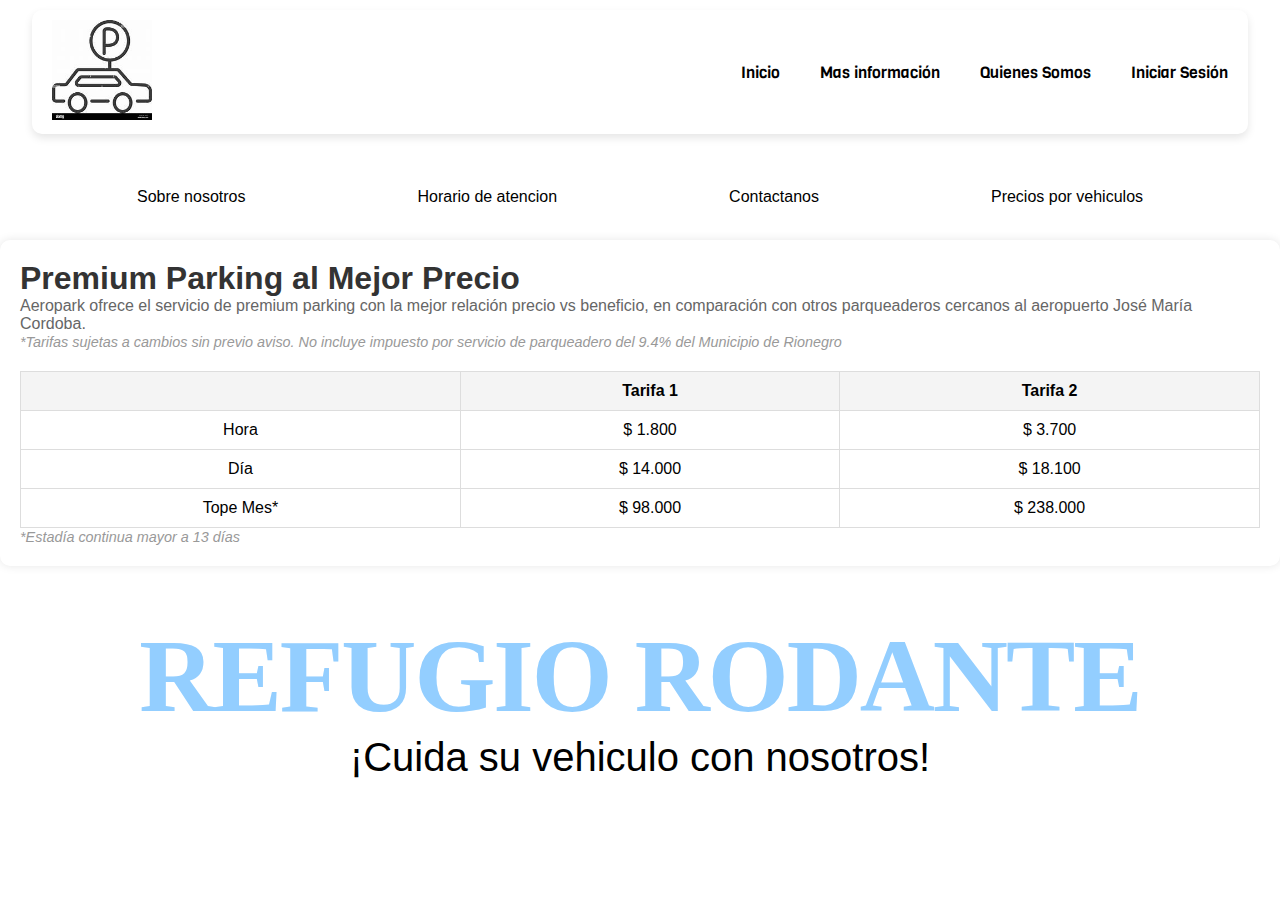
<file: proyecto parking v.1.0/index.html>
<!DOCTYPE html>
<html lang="es">
<head>
    <meta charset="UTF-8">
    <meta name="viewport" content="width=device-width, initial-scale=1.0">
    <title>Refugio Rodante </title>
    <link rel="preconnect" href="https://fonts.gstatic.com">
    <link href="https://fonts.googleapis.com/css2?family=Viga&display=swap" rel="stylesheet">
    <link href="https://fonts.googleapis.com/css2?family=Poppins:wght@200&display=swap" rel="stylesheet">
    <link rel="stylesheet" href="index.css">
    
</head>
<body>

<header>
    <div class="left-side">
        <a href="#"> <img src="logo park.jfif" alt="Logo"> </a>
    </div>
    <div class="right-side">
        <div class="nav-link-wrapper"> <a href="index.html">Inicio</a> </div>
        <div class="nav-link-wrapper"> <a href="mas.info.html">Mas información</a> </div>
        <div class="nav-link-wrapper"> <a href="quienessomos.html">Quienes Somos</a> </div>
        <div class="nav-link-wrapper"> <a href="login.html">Iniciar Sesión</a> </div>
    </div>
</header>

<!-- Barra de navegación desplegable centrada -->
<div class="navbar">
    <div class="dropdown">
        <button class="dropbtn">Sobre nosotros
            <i class="fa fa-caret-down"></i>
        </button>
        <div class="dropdown-content">
            <a href="quienessomos.html">Quienes Somos</a>
            
        </div>
    </div>
    <div class="dropdown">
        <button class="dropbtn">Horario de atencion
            <i class="fa fa-caret-down"></i>
        </button>
        <div class="dropdown-content">
            <a href="#">Opción 2-1</a>
            <a href="#">Opción 2-2</a>
            <a href="#">Opción 2-3</a>
        </div>
    </div>
    <div class="dropdown">
        <button class="dropbtn">Contactanos 
            <i class="fa fa-caret-down"></i>
        </button>
        <div class="dropdown-content">
            <a href="#">Opción 3-1</a>
            <a href="#">Opción 3-2</a>
            <a href="#">Opción 3-3</a>
        </div>
    </div>
    <div class="dropdown">
        <button class="dropbtn"> Precios por vehiculos
            <i class="fa fa-caret-down"></i>
        </button>
        <div class="dropdown-content">
            <a href="#">Opción 4-1</a>
            <a href="#">Opción 4-2</a>
            <a href="#">Opción 4-3</a>
        </div>
     </div>
</div>


<div class="tarifa">
    <h1>Premium Parking al Mejor Precio</h1>
    <p>Aeropark ofrece el servicio de premium parking con la mejor relación precio vs beneficio, en comparación con otros parqueaderos cercanos al aeropuerto José María Cordoba.</p>
    <p><em>*Tarifas sujetas a cambios sin previo aviso. No incluye impuesto por servicio de parqueadero del 9.4% del Municipio de Rionegro</em></p>
    
    <table>
        <thead>
            <tr>
                <th></th>
                <th>Tarifa 1</th>
                <th>Tarifa 2</th>
            </tr>
        </thead>
        <tbody>
            <tr>
                <td>Hora</td>
                <td>$ 1.800</td>
                <td>$ 3.700</td>
            </tr>
            <tr>
                <td>Día</td>
                <td>$ 14.000</td>
                <td>$ 18.100</td>
            </tr>
            <tr>
                <td>Tope Mes*</td>
                <td>$ 98.000</td>
                <td>$ 238.000</td>
            </tr>
        </tbody>
    </table>
    <p><em>*Estadía continua mayor a 13 días</em></p>
</div>




<div class="container">
    <div class="left-side">
        <div class="area">
            REFUGIO RODANTE
        </div>
        <center>
            <span style="font-size: 40px;">¡Cuida su vehiculo con nosotros!</span>
        </center>
    </div>
</div>

</body>
</html>
</file>
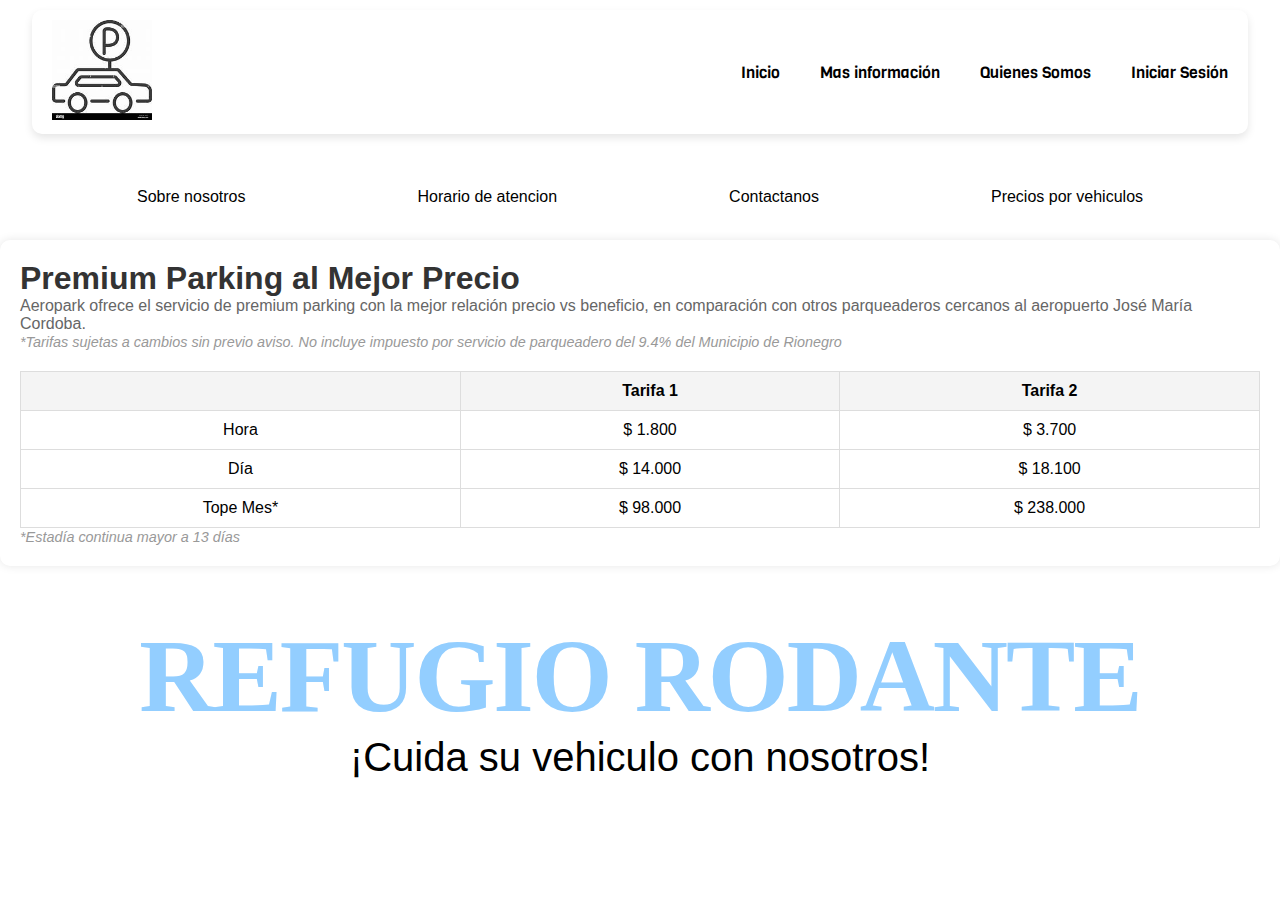
<file: Refugio_Rodante v.1.0/index.html>
<!DOCTYPE html>
<html lang="es">
<head>
    <meta charset="UTF-8">
    <meta name="viewport" content="width=device-width, initial-scale=1.0">
    <title>Refugio Rodante </title>
    <link rel="preconnect" href="https://fonts.gstatic.com">
    <link href="https://fonts.googleapis.com/css2?family=Viga&display=swap" rel="stylesheet">
    <link href="https://fonts.googleapis.com/css2?family=Poppins:wght@200&display=swap" rel="stylesheet">
    <link rel="stylesheet" href="index.css">
    
</head>
<body>

<header>
    <div class="left-side">
        <a href="#"> <img src="logo park.jfif" alt="Logo"> </a>
    </div>
    <div class="right-side">
        <div class="nav-link-wrapper"> <a href="index.html">Inicio</a> </div>
        <div class="nav-link-wrapper"> <a href="mas.info.html">Mas información</a> </div>
        <div class="nav-link-wrapper"> <a href="quienessomos.html">Quienes Somos</a> </div>
        <div class="nav-link-wrapper"> <a href="login.html">Iniciar Sesión</a> </div>
    </div>
</header>

<!-- Barra de navegación desplegable centrada -->
<div class="navbar">
    <div class="dropdown">
        <button class="dropbtn">Sobre nosotros
            <i class="fa fa-caret-down"></i>
        </button>
        <div class="dropdown-content">
            <a href="quienessomos.html">Quienes Somos</a>
            
        </div>
    </div>
    <div class="dropdown">
        <button class="dropbtn">Horario de atencion
            <i class="fa fa-caret-down"></i>
        </button>
        <div class="dropdown-content">
            <a href="#">Opción 2-1</a>
            <a href="#">Opción 2-2</a>
            <a href="#">Opción 2-3</a>
        </div>
    </div>
    <div class="dropdown">
        <button class="dropbtn">Contactanos 
            <i class="fa fa-caret-down"></i>
        </button>
        <div class="dropdown-content">
            <a href="#">Opción 3-1</a>
            <a href="#">Opción 3-2</a>
            <a href="#">Opción 3-3</a>
        </div>
    </div>
    <div class="dropdown">
        <button class="dropbtn"> Precios por vehiculos
            <i class="fa fa-caret-down"></i>
        </button>
        <div class="dropdown-content">
            <a href="#">Opción 4-1</a>
            <a href="#">Opción 4-2</a>
            <a href="#">Opción 4-3</a>
        </div>
     </div>
</div>


<div class="tarifa">
    <h1>Premium Parking al Mejor Precio</h1>
    <p>Aeropark ofrece el servicio de premium parking con la mejor relación precio vs beneficio, en comparación con otros parqueaderos cercanos al aeropuerto José María Cordoba.</p>
    <p><em>*Tarifas sujetas a cambios sin previo aviso. No incluye impuesto por servicio de parqueadero del 9.4% del Municipio de Rionegro</em></p>
    
    <table>
        <thead>
            <tr>
                <th></th>
                <th>Tarifa 1</th>
                <th>Tarifa 2</th>
            </tr>
        </thead>
        <tbody>
            <tr>
                <td>Hora</td>
                <td>$ 1.800</td>
                <td>$ 3.700</td>
            </tr>
            <tr>
                <td>Día</td>
                <td>$ 14.000</td>
                <td>$ 18.100</td>
            </tr>
            <tr>
                <td>Tope Mes*</td>
                <td>$ 98.000</td>
                <td>$ 238.000</td>
            </tr>
        </tbody>
    </table>
    <p><em>*Estadía continua mayor a 13 días</em></p>
</div>




<div class="container">
    <div class="left-side">
        <div class="area">
            REFUGIO RODANTE
        </div>
        <center>
            <span style="font-size: 40px;">¡Cuida su vehiculo con nosotros!</span>
        </center>
    </div>
</div>

</body>
</html>
</file>
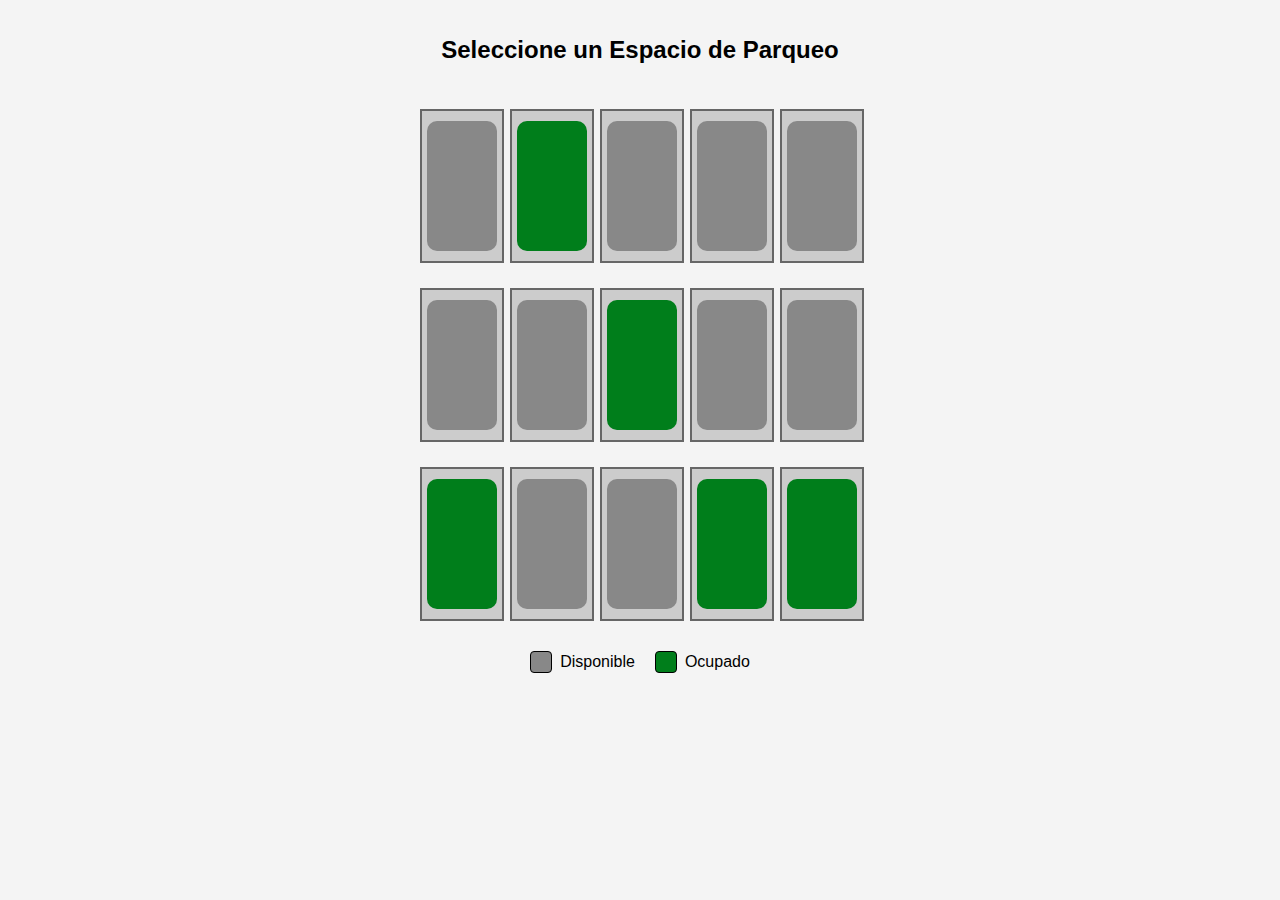
<file: Proyecto parking 1.0.4 Beta/cuenta.html>
<!DOCTYPE html>
<html lang="es">
<head>
    <meta charset="UTF-8">
    <meta name="viewport" content="width=device-width, initial-scale=1.0">
    <title>Selección de Espacios de Parqueo</title>
    <style>
        body {
            font-family: Arial, sans-serif;
            max-width: 800px;
            margin: 0 auto;
            padding: 20px;
            background-color: #f4f4f4;
        }
        
        h1 {
            text-align: center;
            font-size: 24px;
            margin-bottom: 30px;
        }
        
        .cuadricula-parqueadero {
            display: grid;
            grid-template-columns: repeat(5, 80px);
            gap: 10px;
            margin-bottom: 20px;
            justify-content: center;

        }
        
        .espacio-parqueadero {
            width: 80px;
            height: 150px;
            background-color: #cccccc;
            border: 2px solid #666;
            position: relative;
            display: flex;
            align-items: center;
            justify-content: center;
            cursor: pointer;
            margin-top: 15px;
        }
        
        .espacio-parqueadero::before {
            content: "";
            width: 70px;
            height: 130px;
            background-color: #888;
            position: absolute;
            border-radius: 10px;
        }
        
        .ocupado::before {
            background-color: #007E1B;
        }
        
        .disponible:hover::before {
            background-color: #aaaaaa;
        }
        
        .leyenda {
            display: flex;
            justify-content: center;
            gap: 20px;
            margin-top: 30px;
        }
        
        .item-leyenda {
            display: flex;
            align-items: center;
            gap: 8px;
        }
        
        .color-leyenda {
            width: 20px;
            height: 20px;
            border-radius: 4px;
            border: 1px solid #000;
        }
        
        .disponible-leyenda {
            background-color: #888;
        }
        
        .ocupado-leyenda {
            background-color: #007E1B;
        }
    </style>
</head>
<body>
    <h1>Seleccione un Espacio de Parqueo</h1>
    
    <div class="cuadricula-parqueadero">
        <div class="espacio-parqueadero disponible" id="A1"></div>
        <div class="espacio-parqueadero ocupado" id="A2"></div>
        <div class="espacio-parqueadero disponible" id="A3"></div>
        <div class="espacio-parqueadero disponible" id="A4"></div>
        <div class="espacio-parqueadero disponible" id="A5"></div>
        
        <div class="espacio-parqueadero disponible" id="B1"></div>
        <div class="espacio-parqueadero disponible" id="B2"></div>
        <div class="espacio-parqueadero ocupado" id="B3"></div>
        <div class="espacio-parqueadero disponible" id="B4"></div>
        <div class="espacio-parqueadero disponible" id="B5"></div>
        
        <div class="espacio-parqueadero ocupado" id="C1"></div>
        <div class="espacio-parqueadero disponible" id="C2"></div>
        <div class="espacio-parqueadero disponible" id="C3"></div>
        <div class="espacio-parqueadero ocupado" id="C4"></div>
        <div class="espacio-parqueadero ocupado" id="C5"></div>
    </div>
    
    <div class="leyenda">
        <div class="item-leyenda">
            <div class="color-leyenda disponible-leyenda"></div>
            <span>Disponible</span>
        </div>
        <div class="item-leyenda">
            <div class="color-leyenda ocupado-leyenda"></div>
            <span>Ocupado</span>
        </div>
    </div>

    <script>
        // Añadir funcionalidad para seleccionar espacios disponibles
        document.querySelectorAll('.espacio-parqueadero.disponible').forEach(espacio => {
            espacio.addEventListener('click', function() {
                alert('Has seleccionado el espacio ' + this.id);
            });
        });
    </script>
</body>
</html>
</file>
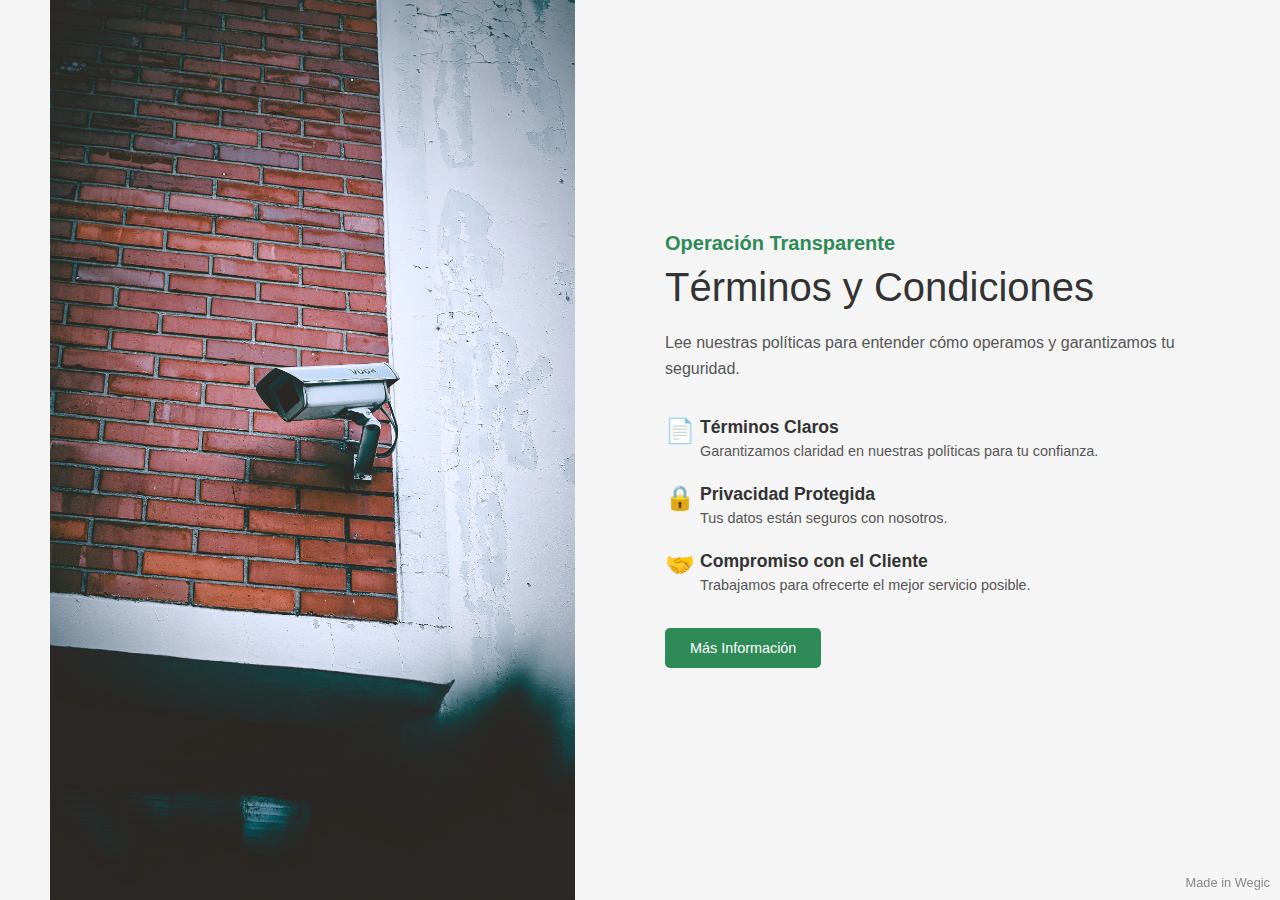
<file: Proyecto parking 1.0.4 Beta/politica.html>
<!DOCTYPE html>
<html lang="es">
<head>
    <meta charset="UTF-8">
    <meta name="viewport" content="width=device-width, initial-scale=1.0">
    <title>Términos y Condiciones</title>
    <style>
        * {
            margin: 0;
            padding: 0;
            box-sizing: border-box;
            font-family: Arial, sans-serif;
        }
        
        body {
            display: flex;
            background-color: #f5f5f5;
        }
        
        .image-container {
            flex: 1;
            height: 100vh;
            overflow: hidden;
    
        }
        
        .image-container img {
            width: 100%;
            height: 100%;
            object-fit: cover;
            margin-left: 50px;
        }
        
        .content-container {
            flex: 1;
            padding: 40px;
           
            min-height: 100vh;
            display: flex;
            flex-direction: column;
            justify-content: center;
            margin-left: 50px;
        }
        
        .green-text {
            color: #2e8b57;
            font-weight: 700;
           margin-bottom: 10px;
            font-size: 20px;
            
          
        }
        
        h1 {
            font-size: 2.5rem;
            margin-bottom: 20px;
            color: #333;
            font-weight: normal;
        }
        
        p {
            color: #555;
            font-size: 1rem;
            line-height: 1.6;
            margin-bottom: 35px;
        }
        
        .section {
            display: flex;
            align-items: flex-start;
            margin-bottom: 25px;
        }
        
        .icon {
            color: #2e8b57;
            font-size: 1.5rem;
            margin-right: 15px;
            width: 20px;
        }
        
        .section-content {
            flex: 1;
        }
        
        .section-title {
            font-weight: bold;
            font-size: 1.1rem;
            color: #333;
            margin-bottom: 5px;
        }
        
        .section-description {
            color: #555;
            font-size: 0.9rem;
        }
        
        .more-info-btn {
            background-color: #2e8b57;
            color: white;
            border: none;
            padding: 12px 25px;
            border-radius: 5px;
            font-size: 0.9rem;
            cursor: pointer;
            align-self: flex-start;
            margin-top: 10px;
        }
        
        .more-info-btn:hover {
            background-color: #246b44;
        }
        
        .footer {
            position: fixed;
            bottom: 10px;
            right: 10px;
            font-size: 0.8rem;
            color: #888;
        }
        
        @media (max-width: 768px) {
            body {
                flex-direction: column;
            }
            
            .image-container {
                height: 30vh;
            }
            
            .content-container {
                padding: 30px 20px;
            }
        }
    </style>
</head>
<body>
    <div class="image-container">
        <img src="img/termino-y-condiciones.png" alt="Cámara de seguridad en pared de ladrillos">
    </div>
    
    <div class="content-container">
        <div class="green-text">Operación Transparente</div>
        <h1>Términos y Condiciones</h1>
        <p>Lee nuestras políticas para entender cómo operamos y garantizamos tu seguridad.</p>
        
        <div class="section">
            <div class="icon">📄</div>
            <div class="section-content">
                <div class="section-title">Términos Claros</div>
                <div class="section-description">Garantizamos claridad en nuestras políticas para tu confianza.</div>
            </div>
        </div>
        
        <div class="section">
            <div class="icon">🔒</div>
            <div class="section-content">
                <div class="section-title">Privacidad Protegida</div>
                <div class="section-description">Tus datos están seguros con nosotros.</div>
            </div>
        </div>
        
        <div class="section">
            <div class="icon">🤝</div>
            <div class="section-content">
                <div class="section-title">Compromiso con el Cliente</div>
                <div class="section-description">Trabajamos para ofrecerte el mejor servicio posible.</div>
            </div>
        </div>
        
        <button class="more-info-btn">Más Información</button>
        
        <div class="footer">
            Made in Wegic
        </div>
    </div>
</body>
</html>
</file>
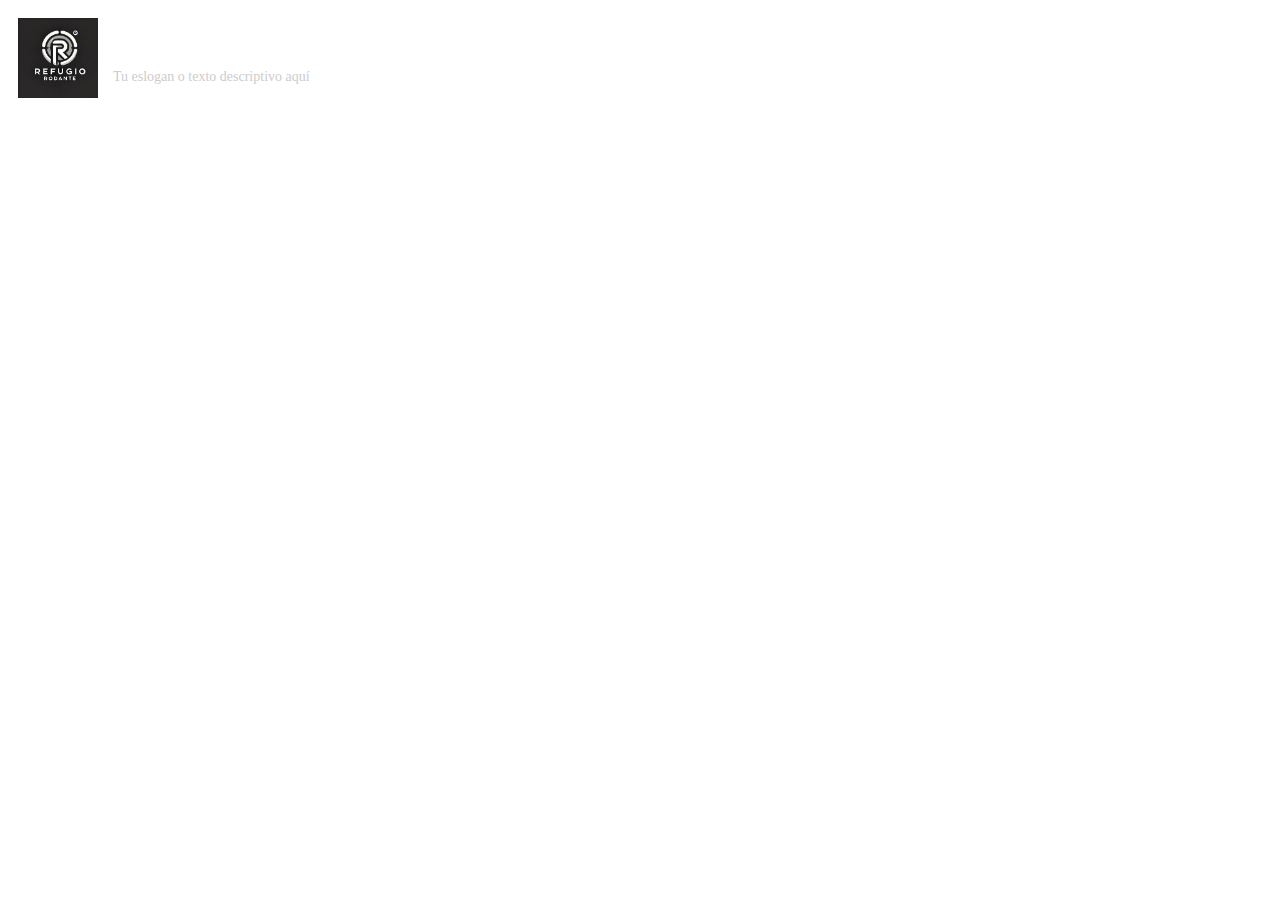
<file: Proyecto parking 1.0.4 Beta/quienes-somos.html>
<!DOCTYPE html>
<html lang="en">
<head>
  <meta charset="UTF-8">
  <meta name="viewport" content="width=device-width, initial-scale=1.0">
  <title>Document</title>
</head>
<body>

  <div class="logo-container">
    <div class="left-side">
        <a href=""> <img src="img/refugiorodante.webp" alt="Logo"> </a>
    </div>
    <div class="right-side">
        <h1>REFUGIO RODANTE</h1>
        <p>Tu eslogan o texto descriptivo aquí</p>
    </div>
</div>

<style>
.logo-container {
    display: flex;
    align-items: center;
    padding: 10px;
}

.left-side img {
    max-height: 80px; /* Ajusta según el tamaño de tu logo */
    width: auto;
}

.right-side {
    margin-left: 15px; /* Espacio entre el logo y el texto */
}

.right-side h1 {
    margin: 0;
    font-size: 24px;
    color: white; /* Color del texto que contrasta con el fondo oscuro */
    font-family: Arial, sans-serif;
}

.right-side p {
    margin: 5px 0 0 0;
    font-size: 14px;
    color: #cccccc; /* Color más claro para el texto secundario */
}
</style>
  
</body>
</html>
</file>
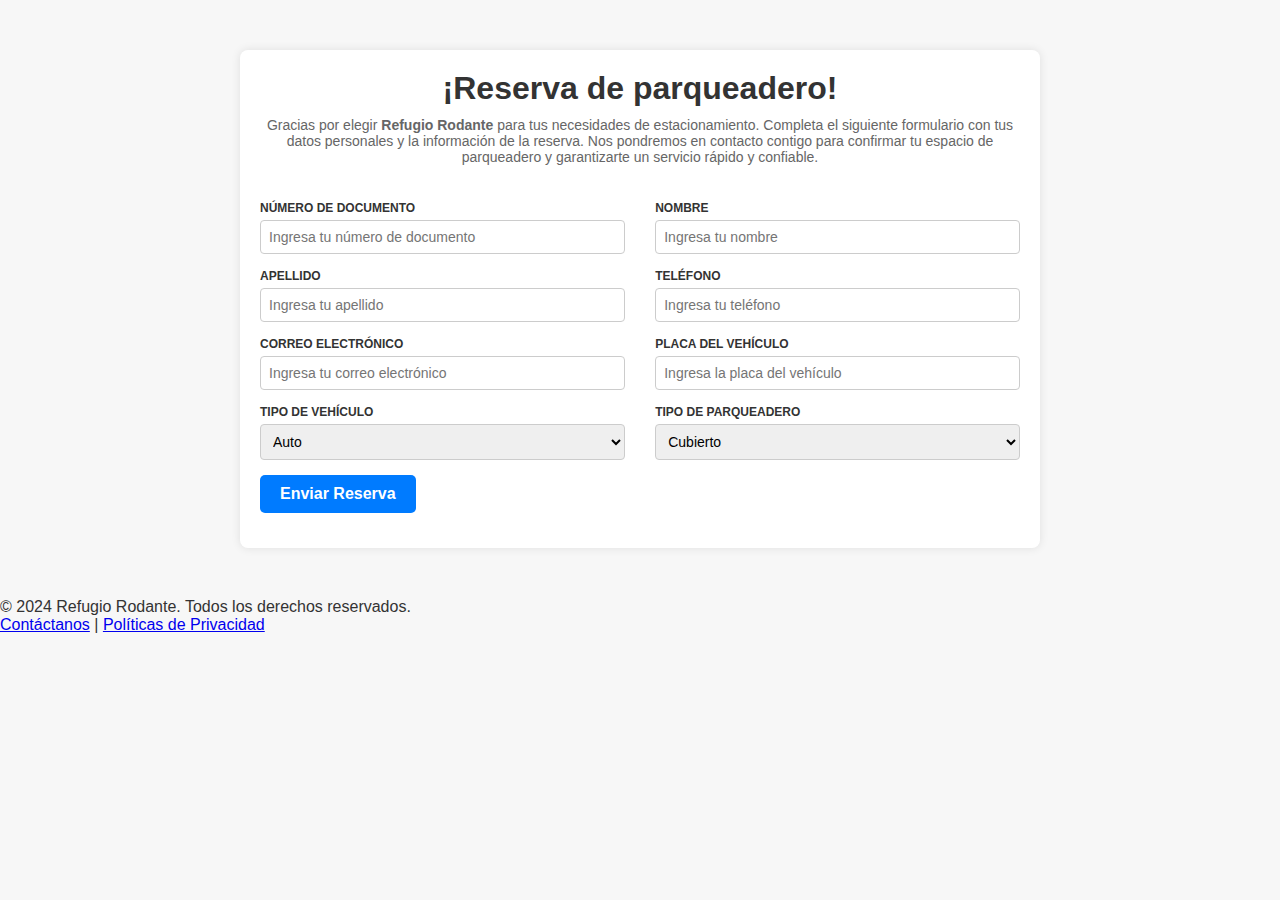
<file: Proyecto parking 1.0.4 Beta/reservadeparqueadero.html>
<!DOCTYPE html>
<html lang="es">
<head>
    <meta charset="UTF-8">
    <meta name="viewport" content="width=device-width, initial-scale=1.0">
    <title>inicio
        
    </title>
    <link rel="stylesheet" href="vista/css/index.css">
    <link rel="stylesheet" href="reservadeparqueadero.css">
   
</head>
<body>
    <div class="form-container">
        <h1>¡Reserva de parqueadero!</h1>
        <p>
            Gracias por elegir <strong>Refugio Rodante</strong> para tus necesidades de estacionamiento. Completa el siguiente formulario con tus datos personales y la información de la reserva. Nos pondremos en contacto contigo para confirmar tu espacio de parqueadero y garantizarte un servicio rápido y confiable.
        </p>
        <br><br>
        <form>
            <!-- Fila 1 -->
            <div class="form-row">
                <div class="form-group">
                    <label for="documento">NÚMERO DE DOCUMENTO</label>
                    <input type="text" id="documento" placeholder="Ingresa tu número de documento">
                </div>
                <div class="form-group">
                    <label for="nombre">NOMBRE</label>
                    <input type="text" id="nombre" placeholder="Ingresa tu nombre">
                </div>
            </div>
    
            <!-- Fila 2 -->
            <div class="form-row">
                <div class="form-group">
                    <label for="apellido">APELLIDO</label>
                    <input type="text" id="apellido" placeholder="Ingresa tu apellido">
                </div>
                <div class="form-group">
                    <label for="telefono">TELÉFONO</label>
                    <input type="text" id="telefono" placeholder="Ingresa tu teléfono">
                </div>
            </div>
    
            <!-- Fila 3 -->
            <div class="form-row">
                <div class="form-group">
                    <label for="correo">CORREO ELECTRÓNICO</label>
                    <input type="email" id="correo" placeholder="Ingresa tu correo electrónico">
                </div>
                <div class="form-group">
                    <label for="placa">PLACA DEL VEHÍCULO</label>
                    <input type="text" id="placa" placeholder="Ingresa la placa del vehículo">
                </div>
            </div>
    
            <!-- Fila 4 -->
            <div class="form-row">
                <div class="form-group">
                    <label for="tipo-vehiculo">TIPO DE VEHÍCULO</label>
                    <select id="tipo-vehiculo">
                        <option value="auto">Auto</option>
                        <option value="moto">Moto</option>
                        <option value="camioneta">Camioneta</option>
                        <option value="camion">Camión</option>
                    </select>
                </div>
                <div class="form-group">
                    <label for="tipo-parqueadero">TIPO DE PARQUEADERO</label>
                    <select id="tipo-parqueadero">
                        <option value="cubierto">Cubierto</option>
                        <option value="descubierto">Descubierto</option>
                        <option value="privado">Privado</option>
                    </select>
                </div>
            </div>
    
            <!-- Botón de envío -->
            <div class="form-row">
                <button type="submit" class="btn">Enviar Reserva</button>
            </div>
        </form>
    </div>

    <footer>
        <div class="footer-content">
            <p>&copy; 2024 Refugio Rodante. Todos los derechos reservados.</p>
            <p><a href="index.php?pagina=contacto">Contáctanos</a> | <a href="index.php?pagina=politicas">Políticas de Privacidad</a></p>
        </div>
    
    
</body>
</html>
</file>
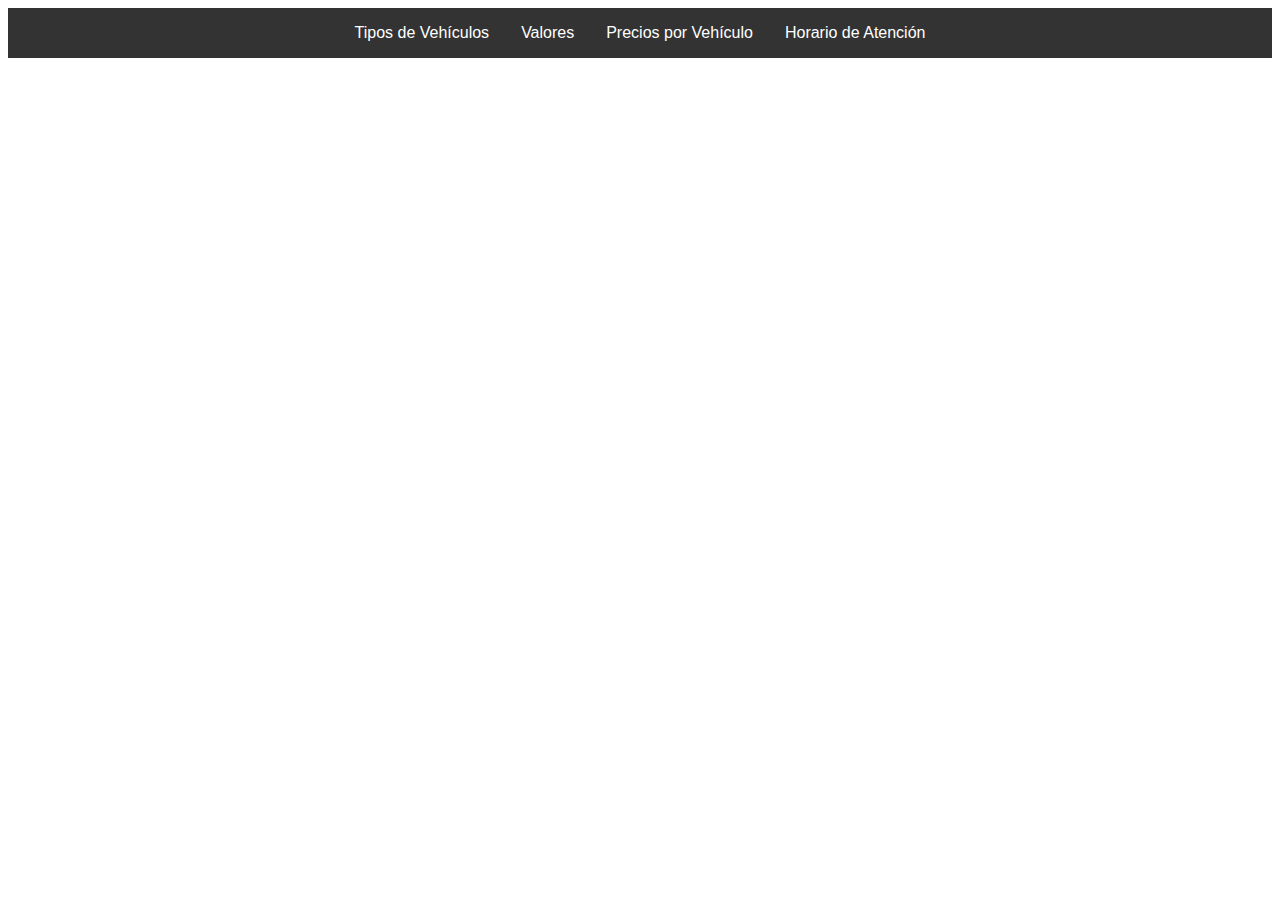
<file: proyecto parking v.1.0/eje.html>
<!DOCTYPE html>
<html lang="es">
<head>
    <meta charset="UTF-8">
    <meta name="viewport" content="width=device-width, initial-scale=1.0">
    <title>Barra de Navegación</title>
    <link rel="stylesheet" href="eje.css">
</head>
<body>
    <div class="navbar">
        <div class="dropdown">
            <button class="dropbtn">Tipos de Vehículos 
                <i class="fa fa-caret-down"></i>
            </button>
            <div class="dropdown-content">
                <a href="#">Vehículos Pequeños</a>
                <a href="#">Vehículos Medianos</a>
                <a href="#">Vehículos Grandes</a>
                <a href="#">Motocicletas</a>
            </div>
        </div>
        <div class="dropdown">
            <button class="dropbtn">Valores 
                <i class="fa fa-caret-down"></i>
            </button>
            <div class="dropdown-content">
                <a href="#">Seguridad y Confianza</a>
                <a href="#">Eficiencia y Rapidez</a>
                <a href="#">Atención Personalizada</a>
                <a href="#">Innovación Tecnológica</a>
            </div>
        </div>
        <div class="dropdown">
            <button class="dropbtn">Precios por Vehículo 
                <i class="fa fa-caret-down"></i>
            </button>
            <div class="dropdown-content">
                <a href="#">Tarifas para Pequeños</a>
                <a href="#">Tarifas para Medianos</a>
                <a href="#">Tarifas para Grandes</a>
                <a href="#">Tarifas para Motocicletas</a>
            </div>
        </div>
        <div class="dropdown">
            <button class="dropbtn">Horario de Atención 
                <i class="fa fa-caret-down"></i>
            </button>
            <div class="dropdown-content">
                <a href="#">Horario General</a>
                <a href="#">Horario Comerciales</a>
                <a href="#">Horario Nocturno</a>
                <a href="#">Horario Fines de Semana</a>
            </div>
        </div>
    </div>
</body>
</html>
</file>
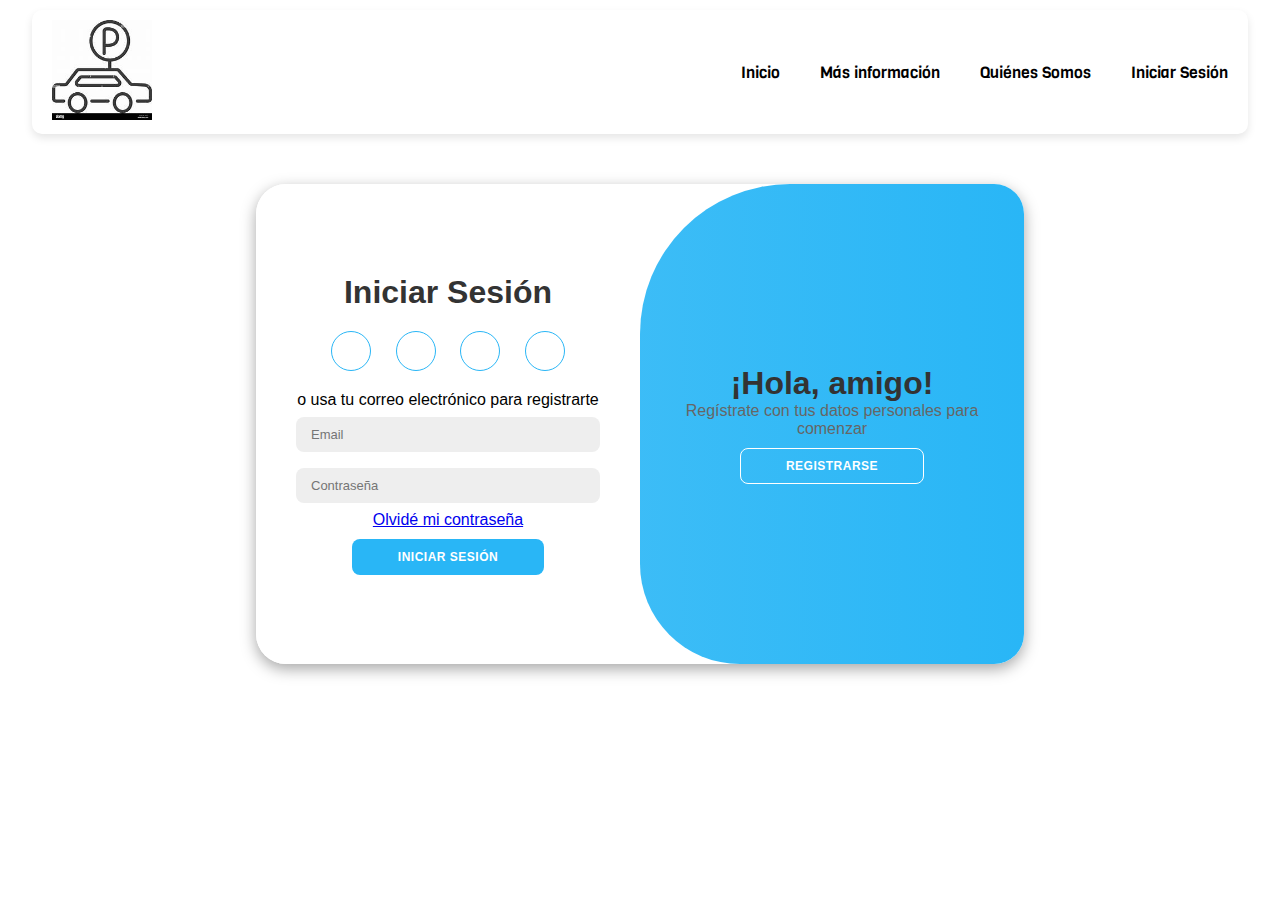
<file: proyecto parking v.1.0/login.html>
<!DOCTYPE html>
<html lang="es">
<head>
    <meta charset="UTF-8">
    <meta name="viewport" content="width=device-width, initial-scale=1.0">
    <title>Refugio Rodante</title>
    <link rel="preconnect" href="https://fonts.gstatic.com">
    <link href="https://fonts.googleapis.com/css2?family=Viga&display=swap" rel="stylesheet">
    <link href="https://fonts.googleapis.com/css2?family=Poppins:wght@200&display=swap" rel="stylesheet">
    <link rel="stylesheet" href="login.css">
    <link rel="stylesheet" href="index.css">
   
</head>
<body>
      <header>
        <div class="left-side">
            <a href="#"><img src="logo park.jfif" alt="Logo"></a>
        </div>
        <nav class="right-side">
            <div class="nav-link-wrapper"><a href="index.html">Inicio</a></div>
            <div class="nav-link-wrapper"><a href="mas.info.html">Más información</a></div>
            <div class="nav-link-wrapper"><a href="quienessomos.html">Quiénes Somos</a></div>
            <div class="nav-link-wrapper"><a href="login.html">Iniciar Sesión</a></div>
        </nav>
    </header> 
     
    <div class="container">
        <div class="form-container sign-in">
            <form action="#">
                <h1>Iniciar Sesión</h1>
                <div class="social-icons">
                    <a href="#" class="icon"><i class='bx bx1-facebook'></i></a>
                    <a href="#" class="icon"><i class='bx bx1-google'></i></a>
                    <a href="#" class="icon"><i class='bx bx1-linkedin'></i></a>
                    <a href="#" class="icon"><i class='bx bx1-github'></i></a>
                </div>
                <samp>o usa tu correo electrónico para registrarte</samp>
                <input type="email" placeholder="Email">
                <input type="password" placeholder="Contraseña">
                <a href="#" class="fp">Olvidé mi contraseña</a>
                <button>Iniciar Sesión</button>
            </form>
        </div>
        <div class="form-container sign-up">
            <form action="#">
                <h1>Registrarse</h1>
                <div class="social-icons">
                    <a href="#" class="icon"><i class='bx bx1-facebook'></i></a>
                    <a href="#" class="icon"><i class='bx bx1-google'></i></a>
                    <a href="#" class="icon"><i class='bx bx1-linkedin'></i></a>
                    <a href="#" class="icon"><i class='bx bx1-github'></i></a>
                </div>
                <samp>o usa tu correo electrónico para registrarte</samp>
                <input type="text" placeholder="Nombre">
                <input type="email" placeholder="Email">
                <input type="password" placeholder="Contraseña">
                <button>Registrarse</button>
            </form>
        </div>
        <div class="toggle-container">
            <div class="toggle">
                <div class="toggle-panel toggle-left">
                    <h1>¡Bienvenido de nuevo!</h1>
                    <p>Ingresa tus datos personales para continuar</p>
                    <button class="hidden" id="login">Iniciar Sesión</button>
                </div>
                <div class="toggle-panel toggle-right">
                    <h1>¡Hola, amigo!</h1>
                    <p>Regístrate con tus datos personales para comenzar</p>
                    <button class="hidden" id="register">Registrarse</button>
                </div>
            </div>
        </div>
    </div>

    <script src="script.js"></script>
</body>
</html>
</file>
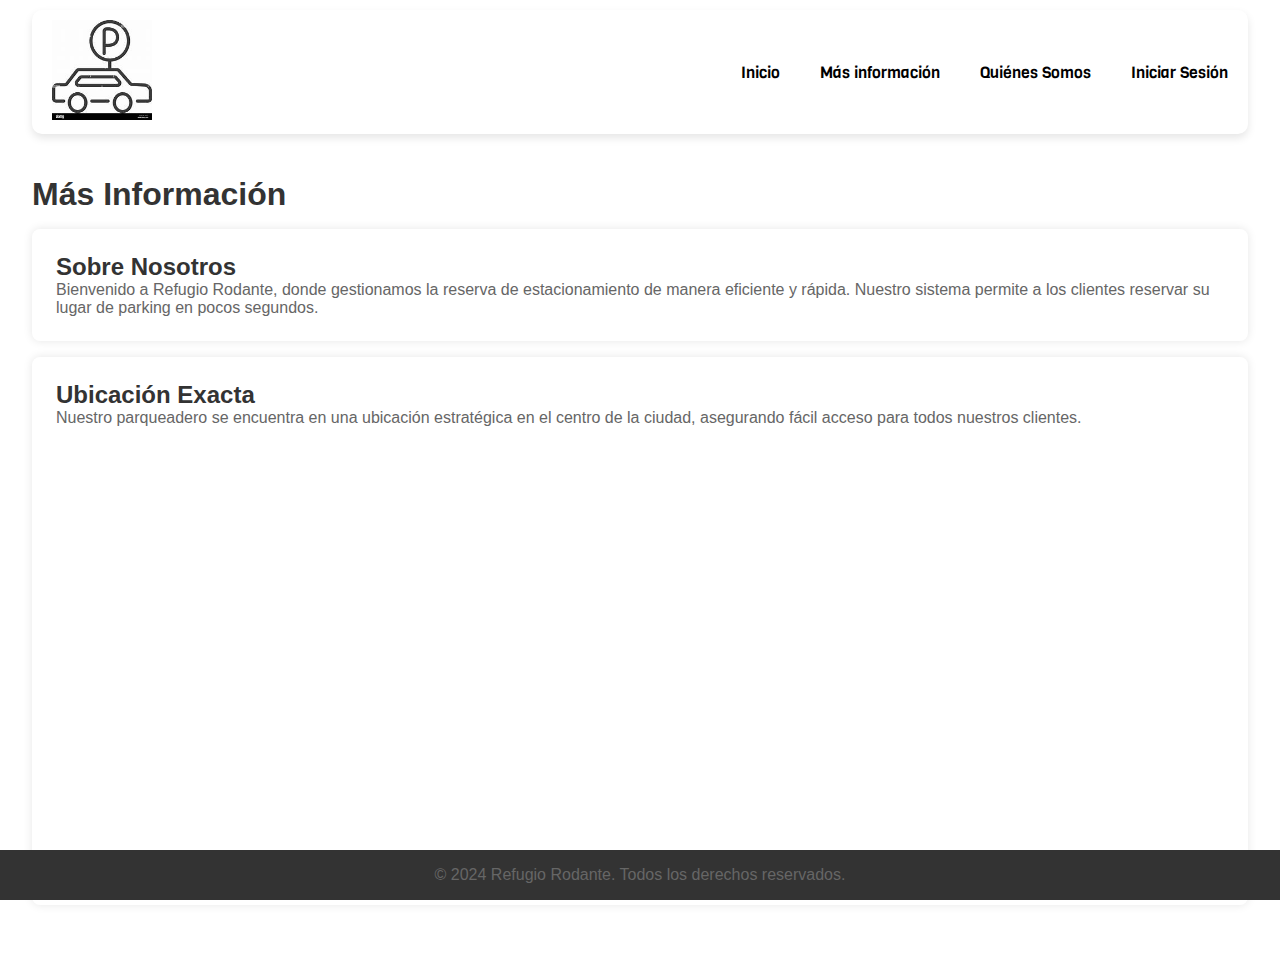
<file: proyecto parking v.1.0/mas.info.html>
<!DOCTYPE html>
<html lang="es">
<head>
    <meta charset="UTF-8">
    <meta name="viewport" content="width=device-width, initial-scale=1.0">
    <title>Más Información - Refugio Rodante</title>
    <link rel="preconnect" href="https://fonts.gstatic.com">
    <link href="https://fonts.googleapis.com/css2?family=Viga&display=swap" rel="stylesheet">
    <link href="https://fonts.googleapis.com/css2?family=Poppins:wght@200&display=swap" rel="stylesheet">
    <link rel="stylesheet" href="mas.info.css">
    <link rel="stylesheet" href="index.css">
 
</head>
<body>
<header>
    <div class="left-side">
        <a href="#"> <img src="logo park.jfif" alt="Logo"> </a>
    </div>
    <div class="right-side">
        <div class="nav-link-wrapper"> <a href="index.html">Inicio</a> </div>
        <div class="nav-link-wrapper"> <a href="mas.info.html">Más información</a> </div>
        <div class="nav-link-wrapper"> <a href="quienessomos.html">Quiénes Somos</a> </div>
        <div class="nav-link-wrapper"> <a href="login.html">Iniciar Sesión</a> </div>
    </div>
</header>

<main>
    <h1>Más Información</h1>
    <section class="about">
        <h2>Sobre Nosotros</h2>
        <p>Bienvenido a Refugio Rodante, donde gestionamos la reserva de estacionamiento de manera eficiente y rápida. Nuestro sistema permite a los clientes reservar su lugar de parking en pocos segundos.</p>
    </section>
    <section class="location">
        <h2>Ubicación Exacta</h2>
        <p>Nuestro parqueadero se encuentra en una ubicación estratégica en el centro de la ciudad, asegurando fácil acceso para todos nuestros clientes.</p>
        <div class="map">
            <iframe src="https://www.google.com/maps/embed?pb=!1m18!1m12!1m3!1d3988.233982658896!2d-75.57522848423444!3d6.204793195272526!2m3!1f0!2f0!3f0!3m2!1i1024!2i768!4f13.1!3m3!1m2!1s0x8e4429fa84ffbe0b%3A0x6e77bbf4344f5b08!2sParque%20Lleras!5e0!3m2!1ses-419!2smx!4v1690384805054!5m2!1ses-419!2smx" width="600" height="450" style="border:0;" allowfullscreen="" loading="lazy"></iframe>
        </div>
    </section>
</main>

<footer>
    <p>&copy; 2024 Refugio Rodante. Todos los derechos reservados.</p>
</footer>
</body>
</html>
</file>
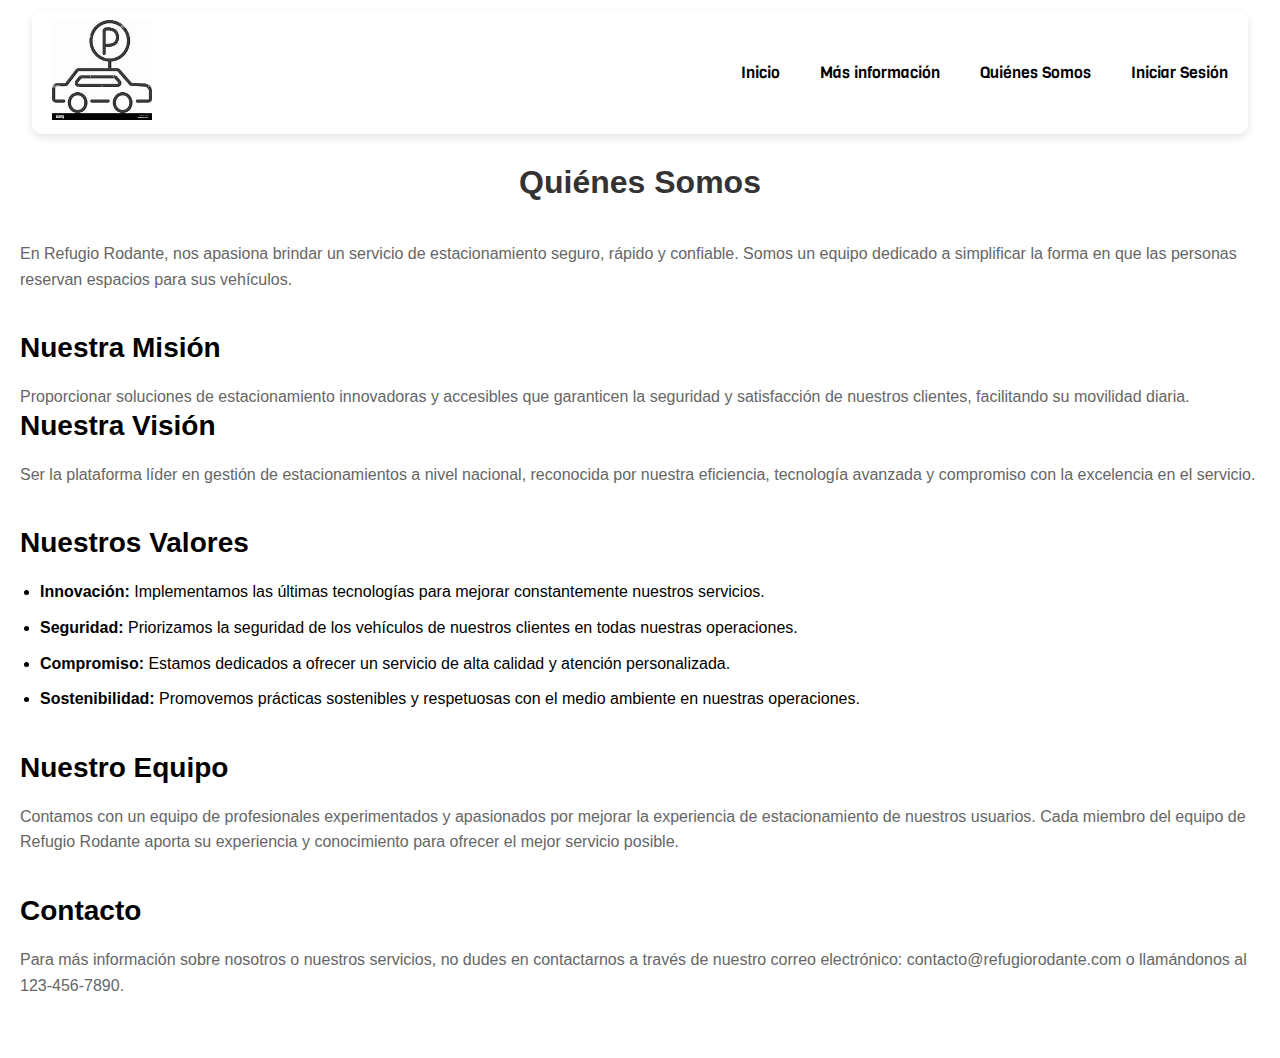
<file: proyecto parking v.1.0/quienessomos.html>
<!DOCTYPE html>
<html lang="es">
<head>
    <meta charset="UTF-8">
    <meta name="viewport" content="width=device-width, initial-scale=1.0">
    <title>Quiénes Somos - Refugio Rodante</title>
    <link rel="preconnect" href="https://fonts.gstatic.com">
    <link href="https://fonts.googleapis.com/css2?family=Viga&display=swap" rel="stylesheet">
    <link href="https://fonts.googleapis.com/css2?family=Poppins:wght@200&display=swap" rel="stylesheet">
    <link rel="stylesheet" href="quienessomos.css">
    <link rel="stylesheet" href="index.css">
   
</head>
<body>
    <header>
        <div class="left-side">
            <a href="#"><img src="logo park.jfif" alt="Logo"></a>
        </div>
        <div class="right-side">
            <div class="nav-link-wrapper"><a href="index.html">Inicio</a></div>
            <div class="nav-link-wrapper"><a href="mas.info.html">Más información</a></div>
            <div class="nav-link-wrapper"><a href="quienessomos.html">Quiénes Somos</a></div>
            <div class="nav-link-wrapper"><a href="login.html">Iniciar Sesión</a></div>
        </div>
    </header>

    <main>
        <section class="about-us">
            <h1>Quiénes Somos</h1>
            <p>En Refugio Rodante, nos apasiona brindar un servicio de estacionamiento seguro, rápido y confiable. Somos un equipo dedicado a simplificar la forma en que las personas reservan espacios para sus vehículos.</p>
        </section>

        <section class="mission-vision">
            <div class="mission">
                <h2>Nuestra Misión</h2>
                <p>Proporcionar soluciones de estacionamiento innovadoras y accesibles que garanticen la seguridad y satisfacción de nuestros clientes, facilitando su movilidad diaria.</p>
            </div>
            <div class="vision">
                <h2>Nuestra Visión</h2>
                <p>Ser la plataforma líder en gestión de estacionamientos a nivel nacional, reconocida por nuestra eficiencia, tecnología avanzada y compromiso con la excelencia en el servicio.</p>
            </div>
        </section>

        <section class="values">
            <h2>Nuestros Valores</h2>
            <ul>
                <li><strong>Innovación:</strong> Implementamos las últimas tecnologías para mejorar constantemente nuestros servicios.</li>
                <li><strong>Seguridad:</strong> Priorizamos la seguridad de los vehículos de nuestros clientes en todas nuestras operaciones.</li>
                <li><strong>Compromiso:</strong> Estamos dedicados a ofrecer un servicio de alta calidad y atención personalizada.</li>
                <li><strong>Sostenibilidad:</strong> Promovemos prácticas sostenibles y respetuosas con el medio ambiente en nuestras operaciones.</li>
            </ul>
        </section>

        <section class="team">
            <h2>Nuestro Equipo</h2>
            <p>Contamos con un equipo de profesionales experimentados y apasionados por mejorar la experiencia de estacionamiento de nuestros usuarios. Cada miembro del equipo de Refugio Rodante aporta su experiencia y conocimiento para ofrecer el mejor servicio posible.</p>
        </section>

        <section class="contact">
            <h2>Contacto</h2>
            <p>Para más información sobre nosotros o nuestros servicios, no dudes en contactarnos a través de nuestro correo electrónico: contacto@refugiorodante.com o llamándonos al 123-456-7890.</p>
        </section>
    </main>
</body>
</html>
</file>
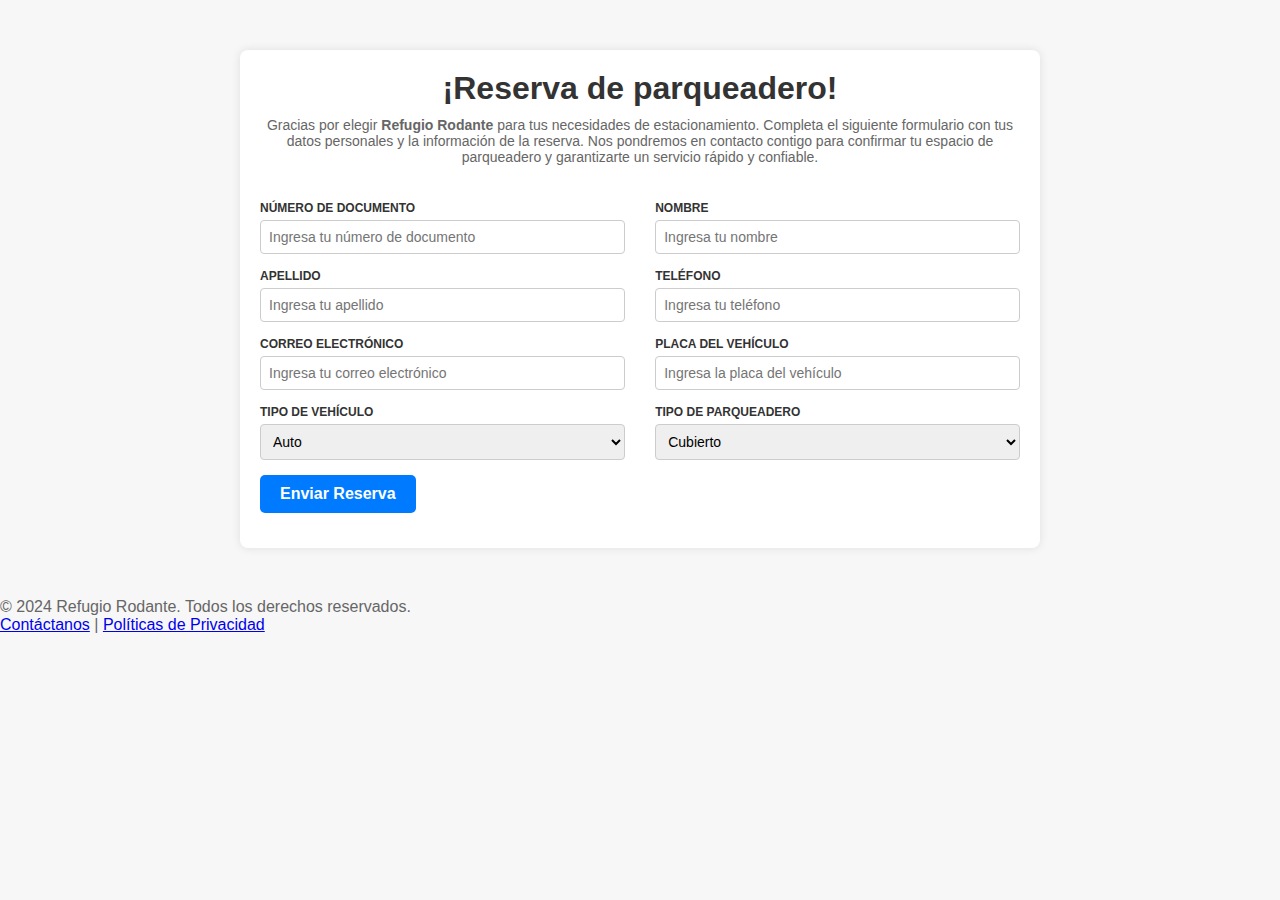
<file: Proyecto parking v1.3 Alpha/reservadeparqueadero.html>
<!DOCTYPE html>
<html lang="es">
<head>
    <meta charset="UTF-8">
    <meta name="viewport" content="width=device-width, initial-scale=1.0">
    <title>Formulario de Reserva</title>
    <link rel="stylesheet" href="vista/css/index.css">
    <link rel="stylesheet" href="reservadeparqueadero.css">
   
</head>
<body>
    <div class="form-container">
        <h1>¡Reserva de parqueadero!</h1>
        <p>
            Gracias por elegir <strong>Refugio Rodante</strong> para tus necesidades de estacionamiento. Completa el siguiente formulario con tus datos personales y la información de la reserva. Nos pondremos en contacto contigo para confirmar tu espacio de parqueadero y garantizarte un servicio rápido y confiable.
        </p>
        <br><br>
        <form>
            <!-- Fila 1 -->
            <div class="form-row">
                <div class="form-group">
                    <label for="documento">NÚMERO DE DOCUMENTO</label>
                    <input type="text" id="documento" placeholder="Ingresa tu número de documento">
                </div>
                <div class="form-group">
                    <label for="nombre">NOMBRE</label>
                    <input type="text" id="nombre" placeholder="Ingresa tu nombre">
                </div>
            </div>
    
            <!-- Fila 2 -->
            <div class="form-row">
                <div class="form-group">
                    <label for="apellido">APELLIDO</label>
                    <input type="text" id="apellido" placeholder="Ingresa tu apellido">
                </div>
                <div class="form-group">
                    <label for="telefono">TELÉFONO</label>
                    <input type="text" id="telefono" placeholder="Ingresa tu teléfono">
                </div>
            </div>
    
            <!-- Fila 3 -->
            <div class="form-row">
                <div class="form-group">
                    <label for="correo">CORREO ELECTRÓNICO</label>
                    <input type="email" id="correo" placeholder="Ingresa tu correo electrónico">
                </div>
                <div class="form-group">
                    <label for="placa">PLACA DEL VEHÍCULO</label>
                    <input type="text" id="placa" placeholder="Ingresa la placa del vehículo">
                </div>
            </div>
    
            <!-- Fila 4 -->
            <div class="form-row">
                <div class="form-group">
                    <label for="tipo-vehiculo">TIPO DE VEHÍCULO</label>
                    <select id="tipo-vehiculo">
                        <option value="auto">Auto</option>
                        <option value="moto">Moto</option>
                        <option value="camioneta">Camioneta</option>
                        <option value="camion">Camión</option>
                    </select>
                </div>
                <div class="form-group">
                    <label for="tipo-parqueadero">TIPO DE PARQUEADERO</label>
                    <select id="tipo-parqueadero">
                        <option value="cubierto">Cubierto</option>
                        <option value="descubierto">Descubierto</option>
                        <option value="privado">Privado</option>
                    </select>
                </div>
            </div>
    
            <!-- Botón de envío -->
            <div class="form-row">
                <button type="submit" class="btn">Enviar Reserva</button>
            </div>
        </form>
    </div>

    <footer>
        <div class="footer-content">
            <p>&copy; 2024 Refugio Rodante. Todos los derechos reservados.</p>
            <p><a href="index.php?pagina=contacto">Contáctanos</a> | <a href="index.php?pagina=politicas">Políticas de Privacidad</a></p>
        </div>
    
    
</body>
</html>
</file>
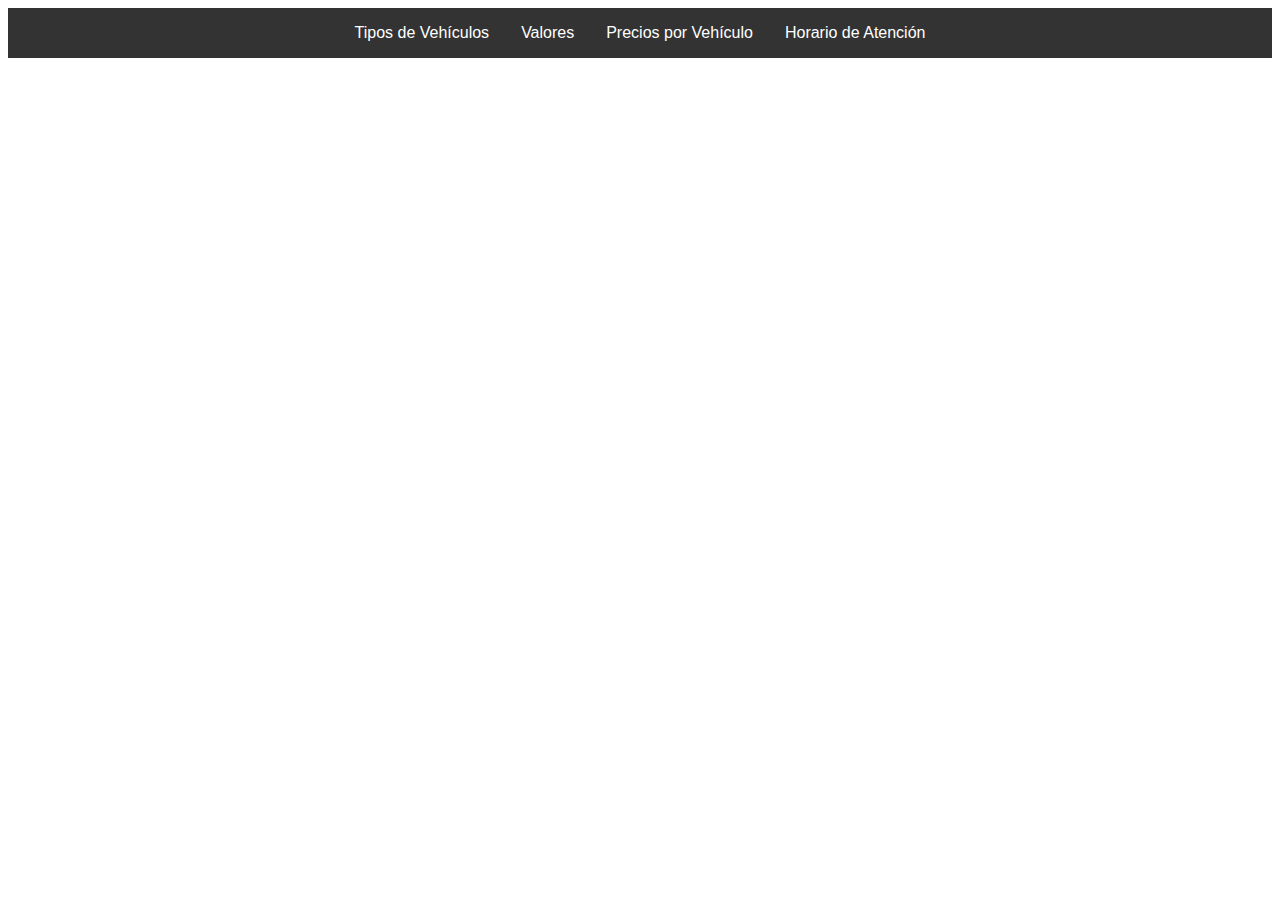
<file: Refugio_Rodante v.1.0/eje.html>
<!DOCTYPE html>
<html lang="es">
<head>
    <meta charset="UTF-8">
    <meta name="viewport" content="width=device-width, initial-scale=1.0">
    <title>Barra de Navegación</title>
    <link rel="stylesheet" href="eje.css">
</head>
<body>
    <div class="navbar">
        <div class="dropdown">
            <button class="dropbtn">Tipos de Vehículos 
                <i class="fa fa-caret-down"></i>
            </button>
            <div class="dropdown-content">
                <a href="#">Vehículos Pequeños</a>
                <a href="#">Vehículos Medianos</a>
                <a href="#">Vehículos Grandes</a>
                <a href="#">Motocicletas</a>
            </div>
        </div>
        <div class="dropdown">
            <button class="dropbtn">Valores 
                <i class="fa fa-caret-down"></i>
            </button>
            <div class="dropdown-content">
                <a href="#">Seguridad y Confianza</a>
                <a href="#">Eficiencia y Rapidez</a>
                <a href="#">Atención Personalizada</a>
                <a href="#">Innovación Tecnológica</a>
            </div>
        </div>
        <div class="dropdown">
            <button class="dropbtn">Precios por Vehículo 
                <i class="fa fa-caret-down"></i>
            </button>
            <div class="dropdown-content">
                <a href="#">Tarifas para Pequeños</a>
                <a href="#">Tarifas para Medianos</a>
                <a href="#">Tarifas para Grandes</a>
                <a href="#">Tarifas para Motocicletas</a>
            </div>
        </div>
        <div class="dropdown">
            <button class="dropbtn">Horario de Atención 
                <i class="fa fa-caret-down"></i>
            </button>
            <div class="dropdown-content">
                <a href="#">Horario General</a>
                <a href="#">Horario Comerciales</a>
                <a href="#">Horario Nocturno</a>
                <a href="#">Horario Fines de Semana</a>
            </div>
        </div>
    </div>
</body>
</html>
</file>
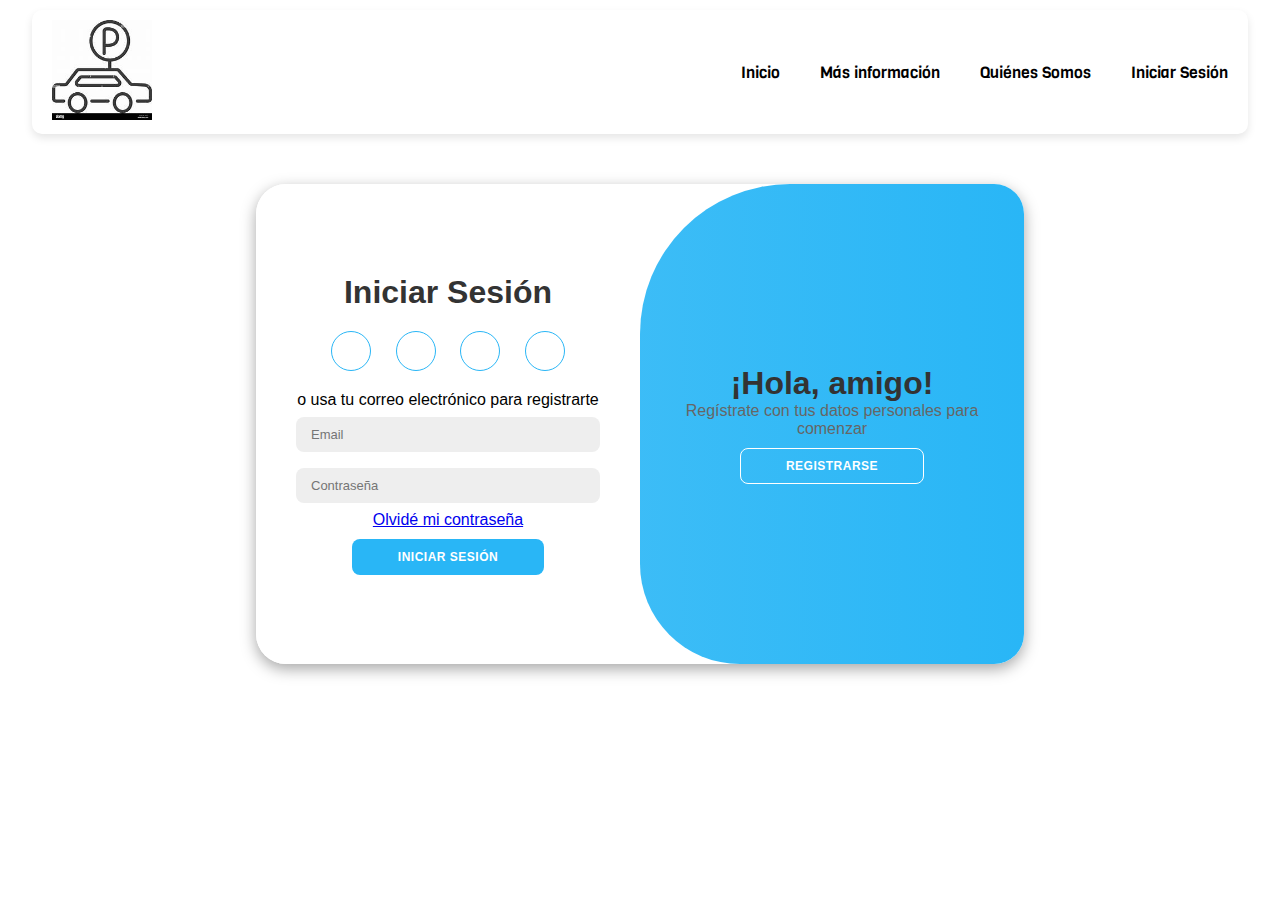
<file: Refugio_Rodante v.1.0/login.html>
<!DOCTYPE html>
<html lang="es">
<head>
    <meta charset="UTF-8">
    <meta name="viewport" content="width=device-width, initial-scale=1.0">
    <title>Refugio Rodante</title>
    <link rel="preconnect" href="https://fonts.gstatic.com">
    <link href="https://fonts.googleapis.com/css2?family=Viga&display=swap" rel="stylesheet">
    <link href="https://fonts.googleapis.com/css2?family=Poppins:wght@200&display=swap" rel="stylesheet">
    <link rel="stylesheet" href="login.css">
    <link rel="stylesheet" href="index.css">
   
</head>
<body>
      <header>
        <div class="left-side">
            <a href="#"><img src="logo park.jfif" alt="Logo"></a>
        </div>
        <nav class="right-side">
            <div class="nav-link-wrapper"><a href="index.html">Inicio</a></div>
            <div class="nav-link-wrapper"><a href="mas.info.html">Más información</a></div>
            <div class="nav-link-wrapper"><a href="quienessomos.html">Quiénes Somos</a></div>
            <div class="nav-link-wrapper"><a href="login.html">Iniciar Sesión</a></div>
        </nav>
    </header> 
     
    <div class="container">
        <div class="form-container sign-in">
            <form action="#">
                <h1>Iniciar Sesión</h1>
                <div class="social-icons">
                    <a href="#" class="icon"><i class='bx bx1-facebook'></i></a>
                    <a href="#" class="icon"><i class='bx bx1-google'></i></a>
                    <a href="#" class="icon"><i class='bx bx1-linkedin'></i></a>
                    <a href="#" class="icon"><i class='bx bx1-github'></i></a>
                </div>
                <samp>o usa tu correo electrónico para registrarte</samp>
                <input type="email" placeholder="Email">
                <input type="password" placeholder="Contraseña">
                <a href="#" class="fp">Olvidé mi contraseña</a>
                <button>Iniciar Sesión</button>
            </form>
        </div>
        <div class="form-container sign-up">
            <form action="#">
                <h1>Registrarse</h1>
                <div class="social-icons">
                    <a href="#" class="icon"><i class='bx bx1-facebook'></i></a>
                    <a href="#" class="icon"><i class='bx bx1-google'></i></a>
                    <a href="#" class="icon"><i class='bx bx1-linkedin'></i></a>
                    <a href="#" class="icon"><i class='bx bx1-github'></i></a>
                </div>
                <samp>o usa tu correo electrónico para registrarte</samp>
                <input type="text" placeholder="Nombre">
                <input type="email" placeholder="Email">
                <input type="password" placeholder="Contraseña">
                <button>Registrarse</button>
            </form>
        </div>
        <div class="toggle-container">
            <div class="toggle">
                <div class="toggle-panel toggle-left">
                    <h1>¡Bienvenido de nuevo!</h1>
                    <p>Ingresa tus datos personales para continuar</p>
                    <button class="hidden" id="login">Iniciar Sesión</button>
                </div>
                <div class="toggle-panel toggle-right">
                    <h1>¡Hola, amigo!</h1>
                    <p>Regístrate con tus datos personales para comenzar</p>
                    <button class="hidden" id="register">Registrarse</button>
                </div>
            </div>
        </div>
    </div>

    <script src="script.js"></script>
</body>
</html>
</file>
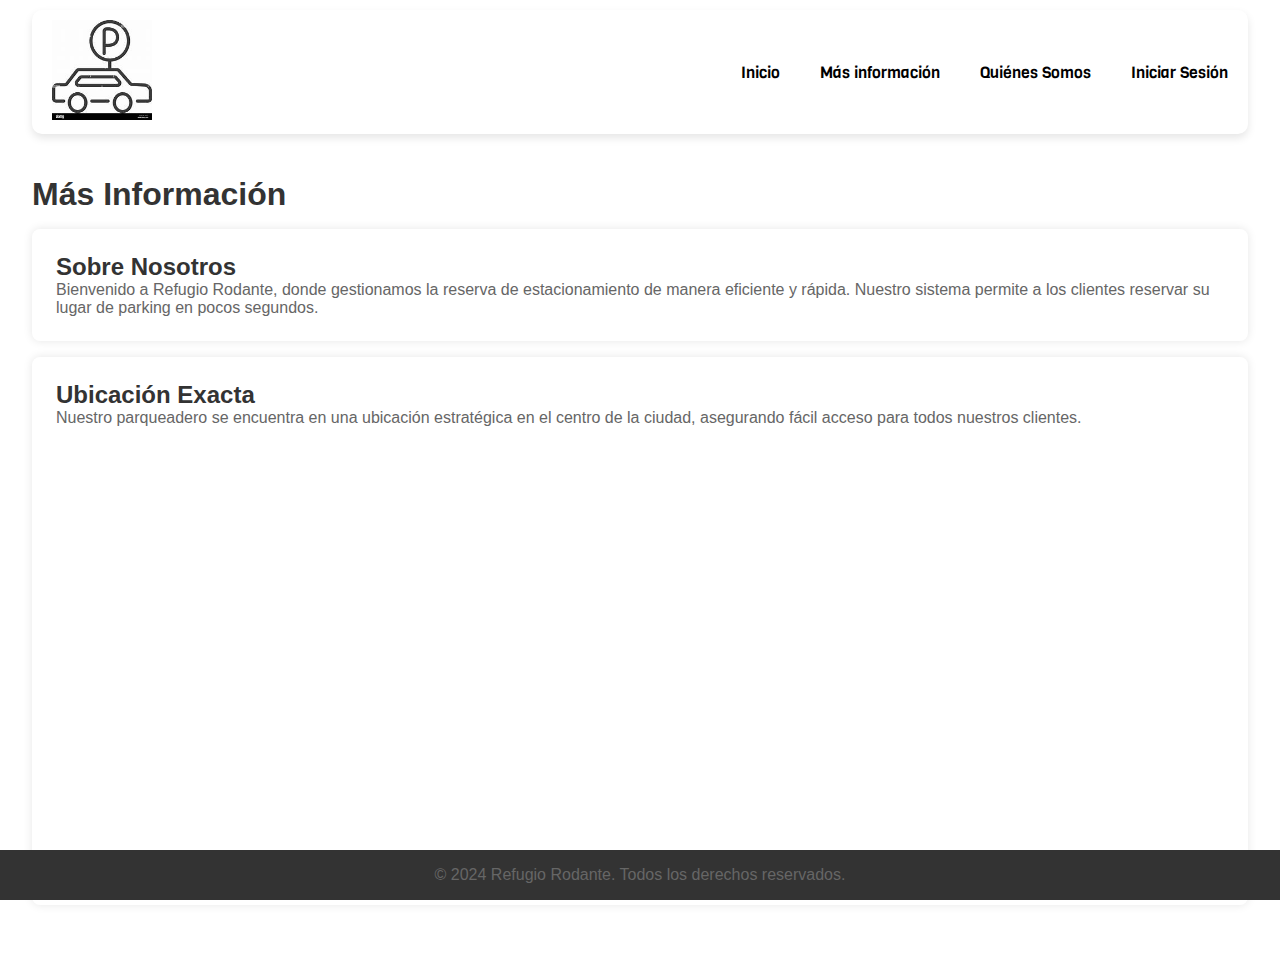
<file: Refugio_Rodante v.1.0/mas.info.html>
<!DOCTYPE html>
<html lang="es">
<head>
    <meta charset="UTF-8">
    <meta name="viewport" content="width=device-width, initial-scale=1.0">
    <title>Más Información - Refugio Rodante</title>
    <link rel="preconnect" href="https://fonts.gstatic.com">
    <link href="https://fonts.googleapis.com/css2?family=Viga&display=swap" rel="stylesheet">
    <link href="https://fonts.googleapis.com/css2?family=Poppins:wght@200&display=swap" rel="stylesheet">
    <link rel="stylesheet" href="mas.info.css">
    <link rel="stylesheet" href="index.css">
 
</head>
<body>
<header>
    <div class="left-side">
        <a href="#"> <img src="logo park.jfif" alt="Logo"> </a>
    </div>
    <div class="right-side">
        <div class="nav-link-wrapper"> <a href="index.html">Inicio</a> </div>
        <div class="nav-link-wrapper"> <a href="mas.info.html">Más información</a> </div>
        <div class="nav-link-wrapper"> <a href="quienessomos.html">Quiénes Somos</a> </div>
        <div class="nav-link-wrapper"> <a href="login.html">Iniciar Sesión</a> </div>
    </div>
</header>

<main>
    <h1>Más Información</h1>
    <section class="about">
        <h2>Sobre Nosotros</h2>
        <p>Bienvenido a Refugio Rodante, donde gestionamos la reserva de estacionamiento de manera eficiente y rápida. Nuestro sistema permite a los clientes reservar su lugar de parking en pocos segundos.</p>
    </section>
    <section class="location">
        <h2>Ubicación Exacta</h2>
        <p>Nuestro parqueadero se encuentra en una ubicación estratégica en el centro de la ciudad, asegurando fácil acceso para todos nuestros clientes.</p>
        <div class="map">
            <iframe src="https://www.google.com/maps/embed?pb=!1m18!1m12!1m3!1d3988.233982658896!2d-75.57522848423444!3d6.204793195272526!2m3!1f0!2f0!3f0!3m2!1i1024!2i768!4f13.1!3m3!1m2!1s0x8e4429fa84ffbe0b%3A0x6e77bbf4344f5b08!2sParque%20Lleras!5e0!3m2!1ses-419!2smx!4v1690384805054!5m2!1ses-419!2smx" width="600" height="450" style="border:0;" allowfullscreen="" loading="lazy"></iframe>
        </div>
    </section>
</main>

<footer>
    <p>&copy; 2024 Refugio Rodante. Todos los derechos reservados.</p>
</footer>
</body>
</html>
</file>
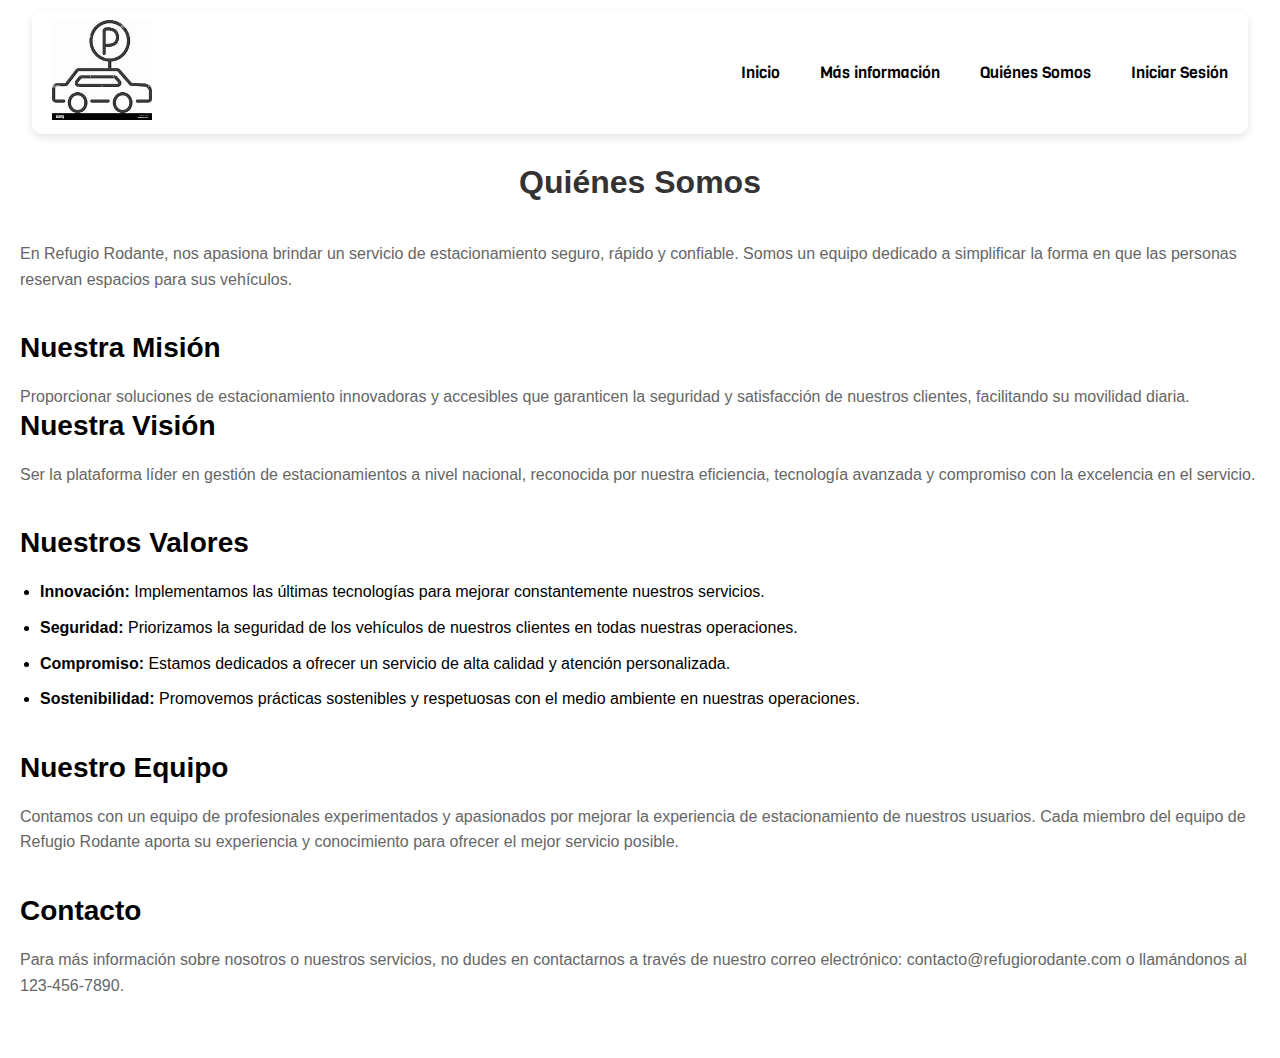
<file: Refugio_Rodante v.1.0/quienessomos.html>
<!DOCTYPE html>
<html lang="es">
<head>
    <meta charset="UTF-8">
    <meta name="viewport" content="width=device-width, initial-scale=1.0">
    <title>Quiénes Somos - Refugio Rodante</title>
    <link rel="preconnect" href="https://fonts.gstatic.com">
    <link href="https://fonts.googleapis.com/css2?family=Viga&display=swap" rel="stylesheet">
    <link href="https://fonts.googleapis.com/css2?family=Poppins:wght@200&display=swap" rel="stylesheet">
    <link rel="stylesheet" href="quienessomos.css">
    <link rel="stylesheet" href="index.css">
   
</head>
<body>
    <header>
        <div class="left-side">
            <a href="#"><img src="logo park.jfif" alt="Logo"></a>
        </div>
        <div class="right-side">
            <div class="nav-link-wrapper"><a href="index.html">Inicio</a></div>
            <div class="nav-link-wrapper"><a href="mas.info.html">Más información</a></div>
            <div class="nav-link-wrapper"><a href="quienessomos.html">Quiénes Somos</a></div>
            <div class="nav-link-wrapper"><a href="login.html">Iniciar Sesión</a></div>
        </div>
    </header>

    <main>
        <section class="about-us">
            <h1>Quiénes Somos</h1>
            <p>En Refugio Rodante, nos apasiona brindar un servicio de estacionamiento seguro, rápido y confiable. Somos un equipo dedicado a simplificar la forma en que las personas reservan espacios para sus vehículos.</p>
        </section>

        <section class="mission-vision">
            <div class="mission">
                <h2>Nuestra Misión</h2>
                <p>Proporcionar soluciones de estacionamiento innovadoras y accesibles que garanticen la seguridad y satisfacción de nuestros clientes, facilitando su movilidad diaria.</p>
            </div>
            <div class="vision">
                <h2>Nuestra Visión</h2>
                <p>Ser la plataforma líder en gestión de estacionamientos a nivel nacional, reconocida por nuestra eficiencia, tecnología avanzada y compromiso con la excelencia en el servicio.</p>
            </div>
        </section>

        <section class="values">
            <h2>Nuestros Valores</h2>
            <ul>
                <li><strong>Innovación:</strong> Implementamos las últimas tecnologías para mejorar constantemente nuestros servicios.</li>
                <li><strong>Seguridad:</strong> Priorizamos la seguridad de los vehículos de nuestros clientes en todas nuestras operaciones.</li>
                <li><strong>Compromiso:</strong> Estamos dedicados a ofrecer un servicio de alta calidad y atención personalizada.</li>
                <li><strong>Sostenibilidad:</strong> Promovemos prácticas sostenibles y respetuosas con el medio ambiente en nuestras operaciones.</li>
            </ul>
        </section>

        <section class="team">
            <h2>Nuestro Equipo</h2>
            <p>Contamos con un equipo de profesionales experimentados y apasionados por mejorar la experiencia de estacionamiento de nuestros usuarios. Cada miembro del equipo de Refugio Rodante aporta su experiencia y conocimiento para ofrecer el mejor servicio posible.</p>
        </section>

        <section class="contact">
            <h2>Contacto</h2>
            <p>Para más información sobre nosotros o nuestros servicios, no dudes en contactarnos a través de nuestro correo electrónico: contacto@refugiorodante.com o llamándonos al 123-456-7890.</p>
        </section>
    </main>
</body>
</html>
</file>
<file: proyecto parking v.1.0/index.css>
* {
  margin: 0;
  padding: 0;
  box-sizing: border-box;
  font-family: 'Franklin Gothic Medium', 'Arial Narrow', Arial, sans-serif;
}

body {
  overflow-x: hidden;
  font-family: 'Poppins', sans-serif;
  background: url('http://subtlepatterns.subtlepatterns.netdna-cdn.com/patterns/noisy_net.png') repeat;
}


header {
  display: flex;
  justify-content: space-between;
  align-items: center;
  width: 90%;
  margin: 10px auto;
  background-color: white;
  padding: 10px 20px;
  border-radius: 10px;
  box-shadow: 0 4px 8px rgba(0, 0, 0, 0.1);
}

header .left-side a img {
  width: 80px;
  height: auto;
}

header .right-side {
  display: flex;
}

header .right-side .nav-link-wrapper {
  margin-left: 20px;
}

header .right-side .nav-link-wrapper a {
  color: black;
  text-decoration: none;
  font-size: 16px;
  font-family: 'Viga', sans-serif;
}


.navbar {
  display: flex;
  justify-content: center;
  background-color: transparent;
  padding: 20px 0;
  width: 100%;
  margin-top: 20px;
}

.navbar .dropdown {
  position: relative;
  margin: 0 70px;
}

.navbar .dropbtn {
  font-size: 16px;
  border: none;
  outline: none;
  color: black;
  padding: 14px 16px;
  background-color: transparent;
  font-family: inherit;
  cursor: pointer;
}

.navbar .dropdown-content {
  display: none;
  position: absolute;
  background-color: #f9f9f9;
  min-width: 160px;
  box-shadow: 0px 8px 16px 0px rgba(0, 0, 0, 0.2);
  z-index: 1;
  border: 1px solid rgb(51, 51, 51);
  border-radius: 8px;
}

.navbar .dropdown-content a {
  color: black;
  padding: 12px 16px;
  text-decoration: none;
  display: block;
}

.navbar .dropdown-content a:hover {
  background-color: #ddd;
}

.navbar .dropdown:hover .dropdown-content {
  display: block;
}


.container {
  max-width: 80%;
  margin: 50px auto;
  display: flex;
  flex-direction: column;
  align-items: center;
  text-align: center;
  
}

.container .left-side {
  text-align: center;
  margin: 0px;
  
}

.container .left-side .area {
  font-size: 6.5em;
  color: #93ceff;
  letter-spacing: -2px;
  font-weight: 700;
  text-transform: uppercase;
  animation: blur 0.9s ease-out infinite;
  text-shadow: 0px 0px 2px #ffffff, 0px 0px 7px #fff;
  font-family: Impact;
}

.container .left-side h1 {
  font-size: 60px;
  letter-spacing: 2px;
  font-family: 'Viga', serif;
  color: rgb(65, 77, 245);
}

.container .left-side p {
  font-size: 20px;
  letter-spacing: 0.5px;
}

.container .left-side a {
  display: inline-block;
  background: rgb(65, 77, 245);
  padding: 12px 18px;
  text-decoration: none;
  border-radius: 25px;
  color: white;
  margin-top: 15px;
  font-size: 17px;
  font-weight: bold;
}

@media (max-width: 650px) {
  header {
      display: block;
  }

  header .left-side a img {
      width: 80px;
      margin: auto;
      display: block;
  }

  header .right-side {
      display: flex;
      justify-content: center;
      margin-top: 35px;
  }

  header .right-side .nav-link-wrapper a {
      padding: 10px;
      margin: 10px;
      text-decoration: none;
      color: black;
  }

  .container .left-side h1 {
      font-size: 50px;
      color: blue;
  }

  .container .left-side p {
      font-size: 18px;
  }

  .container .left-side a {
      background: blue;
      font-size: 16.2px;
  }
}

@media (max-width: 404px) {
  header {
      display: block;
  }

  header .left-side a img {
      width: 80px;
      margin: auto;
      display: block;
  }

  header .right-side {
      display: flex;
      justify-content: center;
      margin-top: 35px;
  }

  header .right-side .nav-link-wrapper a {
      padding: 5px;
      margin: 5px;
      text-decoration: none;
      color: black;
  }

  .container .right-side img {
      max-width: 50%;
  }

  .container .right-side .box {
      display: none;
  }

  .thumb {
      display: flex;
      margin-top: -30px;
      justify-content: center;
  }

  .thumb a:hover {
      margin-top: -15px;
      transition: 0.2s;
  }

  .thumb img {
      width: 45px;
      margin: 20px;
  }
}


@keyframes blur {
  from {
      text-shadow: 0px 0px 10px #fff, 0px 0px 10px #fff, 0px 0px 25px #fff, 0px 0px 25px #fff, 0px 0px 25px #fff, 0px 0px 25px #fff, 0px 0px 25px #fff, 0px 0px 25px #fff, 0px 0px 50px #fff, 0px 0px 50px #fff, 0px 0px 50px #7B96B8, 0px 0px 150px #7B96B8, 0px 10px 100px #7B96B8, 0px 10px 100px #7B96B8, 0px 10px 100px #7B96B8, 0px 10px 100px #7B96B8, 0px -10px 100px #7B96B8, 0px -10px 100px #7B96B8;
  }
}

header {
  display: flex;
  justify-content: space-between;
  align-items: center;
  width: 95%; 
  margin: 10px auto;
  background-color: white;
  padding: 10px 5
  40px; 
  border-radius: 10px;
  box-shadow: 0 4px 8px rgba(0, 0, 0, 0.1);
}

header .right-side {
  display: flex;
  margin-left: 500px; 
}

header .right-side .nav-link-wrapper {
  margin-left: 40px; 
}

header .right-side .nav-link-wrapper a {
  color: black;
  text-decoration: none;
  font-size: 16px;
  font-family: 'Viga', sans-serif;
}

header .left-side a img {
  width: 100px;
  height: auto;
}



.tarifa {
  background-color: white;
  padding: 20px;
  border-radius: 10px;
  box-shadow: 0 0 10px rgba(0, 0, 0, 0.1);
}

h1 {
  color: #333;
}

p {
  color: #666;
}

table {
  width: 100%;
  border-collapse: collapse;
  margin-top: 20px;
}

table, th, td {
  border: 1px solid #ddd;
}

th, td {
  padding: 10px;
  text-align: center;
}

th {
  background-color: #f4f4f4;
}

em {
  font-size: 0.9em;
  color: #999;
}
</file>
<file: Refugio_Rodante v.1.0/index.css>
* {
  margin: 0;
  padding: 0;
  box-sizing: border-box;
  font-family: 'Franklin Gothic Medium', 'Arial Narrow', Arial, sans-serif;
}

body {
  overflow-x: hidden;
  font-family: 'Poppins', sans-serif;
  background: url('http://subtlepatterns.subtlepatterns.netdna-cdn.com/patterns/noisy_net.png') repeat;
}


header {
  display: flex;
  justify-content: space-between;
  align-items: center;
  width: 90%;
  margin: 10px auto;
  background-color: white;
  padding: 10px 20px;
  border-radius: 10px;
  box-shadow: 0 4px 8px rgba(0, 0, 0, 0.1);
}

header .left-side a img {
  width: 80px;
  height: auto;
}

header .right-side {
  display: flex;
}

header .right-side .nav-link-wrapper {
  margin-left: 20px;
}

header .right-side .nav-link-wrapper a {
  color: black;
  text-decoration: none;
  font-size: 16px;
  font-family: 'Viga', sans-serif;
}


.navbar {
  display: flex;
  justify-content: center;
  background-color: transparent;
  padding: 20px 0;
  width: 100%;
  margin-top: 20px;
}

.navbar .dropdown {
  position: relative;
  margin: 0 70px;
}

.navbar .dropbtn {
  font-size: 16px;
  border: none;
  outline: none;
  color: black;
  padding: 14px 16px;
  background-color: transparent;
  font-family: inherit;
  cursor: pointer;
}

.navbar .dropdown-content {
  display: none;
  position: absolute;
  background-color: #f9f9f9;
  min-width: 160px;
  box-shadow: 0px 8px 16px 0px rgba(0, 0, 0, 0.2);
  z-index: 1;
  border: 1px solid rgb(51, 51, 51);
  border-radius: 8px;
}

.navbar .dropdown-content a {
  color: black;
  padding: 12px 16px;
  text-decoration: none;
  display: block;
}

.navbar .dropdown-content a:hover {
  background-color: #ddd;
}

.navbar .dropdown:hover .dropdown-content {
  display: block;
}


.container {
  max-width: 80%;
  margin: 50px auto;
  display: flex;
  flex-direction: column;
  align-items: center;
  text-align: center;
  
}

.container .left-side {
  text-align: center;
  margin: 0px;
  
}

.container .left-side .area {
  font-size: 6.5em;
  color: #93ceff;
  letter-spacing: -2px;
  font-weight: 700;
  text-transform: uppercase;
  animation: blur 0.9s ease-out infinite;
  text-shadow: 0px 0px 2px #ffffff, 0px 0px 7px #fff;
  font-family: Impact;
}

.container .left-side h1 {
  font-size: 60px;
  letter-spacing: 2px;
  font-family: 'Viga', serif;
  color: rgb(65, 77, 245);
}

.container .left-side p {
  font-size: 20px;
  letter-spacing: 0.5px;
}

.container .left-side a {
  display: inline-block;
  background: rgb(65, 77, 245);
  padding: 12px 18px;
  text-decoration: none;
  border-radius: 25px;
  color: white;
  margin-top: 15px;
  font-size: 17px;
  font-weight: bold;
}

@media (max-width: 650px) {
  header {
      display: block;
  }

  header .left-side a img {
      width: 80px;
      margin: auto;
      display: block;
  }

  header .right-side {
      display: flex;
      justify-content: center;
      margin-top: 35px;
  }

  header .right-side .nav-link-wrapper a {
      padding: 10px;
      margin: 10px;
      text-decoration: none;
      color: black;
  }

  .container .left-side h1 {
      font-size: 50px;
      color: blue;
  }

  .container .left-side p {
      font-size: 18px;
  }

  .container .left-side a {
      background: blue;
      font-size: 16.2px;
  }
}

@media (max-width: 404px) {
  header {
      display: block;
  }

  header .left-side a img {
      width: 80px;
      margin: auto;
      display: block;
  }

  header .right-side {
      display: flex;
      justify-content: center;
      margin-top: 35px;
  }

  header .right-side .nav-link-wrapper a {
      padding: 5px;
      margin: 5px;
      text-decoration: none;
      color: black;
  }

  .container .right-side img {
      max-width: 50%;
  }

  .container .right-side .box {
      display: none;
  }

  .thumb {
      display: flex;
      margin-top: -30px;
      justify-content: center;
  }

  .thumb a:hover {
      margin-top: -15px;
      transition: 0.2s;
  }

  .thumb img {
      width: 45px;
      margin: 20px;
  }
}


@keyframes blur {
  from {
      text-shadow: 0px 0px 10px #fff, 0px 0px 10px #fff, 0px 0px 25px #fff, 0px 0px 25px #fff, 0px 0px 25px #fff, 0px 0px 25px #fff, 0px 0px 25px #fff, 0px 0px 25px #fff, 0px 0px 50px #fff, 0px 0px 50px #fff, 0px 0px 50px #7B96B8, 0px 0px 150px #7B96B8, 0px 10px 100px #7B96B8, 0px 10px 100px #7B96B8, 0px 10px 100px #7B96B8, 0px 10px 100px #7B96B8, 0px -10px 100px #7B96B8, 0px -10px 100px #7B96B8;
  }
}

header {
  display: flex;
  justify-content: space-between;
  align-items: center;
  width: 95%; 
  margin: 10px auto;
  background-color: white;
  padding: 10px 5
  40px; 
  border-radius: 10px;
  box-shadow: 0 4px 8px rgba(0, 0, 0, 0.1);
}

header .right-side {
  display: flex;
  margin-left: 500px; 
}

header .right-side .nav-link-wrapper {
  margin-left: 40px; 
}

header .right-side .nav-link-wrapper a {
  color: black;
  text-decoration: none;
  font-size: 16px;
  font-family: 'Viga', sans-serif;
}

header .left-side a img {
  width: 100px;
  height: auto;
}



.tarifa {
  background-color: white;
  padding: 20px;
  border-radius: 10px;
  box-shadow: 0 0 10px rgba(0, 0, 0, 0.1);
}

h1 {
  color: #333;
}

p {
  color: #666;
}

table {
  width: 100%;
  border-collapse: collapse;
  margin-top: 20px;
}

table, th, td {
  border: 1px solid #ddd;
}

th, td {
  padding: 10px;
  text-align: center;
}

th {
  background-color: #f4f4f4;
}

em {
  font-size: 0.9em;
  color: #999;
}
</file>
<file: Proyecto parking 1.0.4 Beta/vista/css/index.css>
* {
  margin: 0;
  padding: 0;
  box-sizing: border-box;
  font-family: Arial, Helvetica, sans-serif;
}


body {
  overflow-x: hidden;
  background: url('http://subtlepatterns.subtlepatterns.netdna-cdn.com/patterns/noisy_net.png') repeat; 
  margin: 0;
  padding: 0;

}

header {
  display: flex;
  justify-content: space-between;
  align-items: center;
  margin: 0px;
  padding: 10px 20px;
  background-color:  #33595e;
}

.logo-container {
  display: flex;
  align-items: center;
  padding: 10px;
}

.left-side img {
  max-height: 80px; /* Ajusta según el tamaño de tu logo */
  width: auto;
}

.right-side {
  margin-left: 15px; /* Espacio entre el logo y el texto */
}

.right-side h1 {
  margin: 0;
  font-size: 24px;
  color: white; /* Color del texto que contrasta con el fondo oscuro */
  margin-top: 10px;
  font-weight: normal;
}

.right-side p {
  margin: 5px 0 0 0;
  font-size: 14px;
  color: #cccccc; /* Color más claro para el texto secundario */
  
}



header .left-side a img {
  width: 100px;
  margin: auto;
  display: block;
  max-width: 100%;
  mix-blend-mode: multiply; /* nueva etiqueta desbloqueada - quietra bordes */


}



header .right-side {
  display: flex;

}



header .right-side .nav-link-wrapper {
  margin-left: 40px;
}


header .right-side .nav-link-wrapper a {
  color: rgb(255, 255, 255);
  text-decoration: none;
  font-size: 16px;
  font-family: 'Viga', sans-serif;
}




.navbar {
  display: flex;
  justify-content: center;
  background-color: transparent;
  padding: 20px 0;
  width: 100%;
  margin-top: 20px;
}


.navbar .dropdown {
  position: relative;
  margin: 0 70px;
}


.navbar .dropbtn {
  font-size: 16px;
  border: none;
  outline: none;
  color: black;
  padding: 14px 16px;
  background-color: transparent;
  font-family: inherit;
  cursor: pointer;
}


.navbar .dropdown-content {
  display: none;
  position: absolute;
  background-color: #f9f9f9;
  min-width: 160px;
  box-shadow: 0px 8px 16px 0px rgba(0, 0, 0, 0.2);
  z-index: 1;
  border: 1px solid rgb(51, 51, 51);
  border-radius: 8px;
}


.navbar .dropdown-content a {
  color: black;
  padding: 12px 16px;
  text-decoration: none;
  display: block;
}


.navbar .dropdown-content a:hover {
  background-color: #ddd;
}


.navbar .dropdown:hover .dropdown-content {
  display: block;
}




.container {
  max-width: 80%;
  margin: 50px auto;
  display: flex;
  flex-direction: column;
  align-items: center;
  text-align: center;
 
}


.container .left-side {
  text-align: center;
  margin: 0px;
 

}


.container .left-side .area {
  font-size: 6.5em;
  color: #93ceff;
  letter-spacing: -2px;
  font-weight: 700;
  text-transform: uppercase;
  animation: blur 0.9s ease-out infinite;
  text-shadow: 0px 0px 2px #ffffff, 0px 0px 7px #fff;
  font-family: Impact;
}


.container .left-side h1 {
  font-size: 60px;
  letter-spacing: 2px;
  font-family: 'Viga', serif;
  color: rgb(65, 77, 245);
}


.container .left-side p {
  font-size: 20px;
  letter-spacing: 0.5px;
}

.container .right-side img {
  max-width: 50%;
}

.container .right-side .box {
  display: none;
}


.container .left-side a {
  display: inline-block;
  background: rgb(65, 77, 245);
  padding: 12px 18px;
  text-decoration: none;
  border-radius: 25px;
  color: white;
  margin-top: 15px;
  font-size: 17px;
  font-weight: bold;
}


@media (max-width: 650px) {
  header {
    display: block;
   
  }

}


@media (max-width: 404px) {
  header {
    display: block;
   
  }


  .thumb {
    display: flex;
    margin-top: -30px;
    justify-content: center;
  }


  .thumb a:hover {
    margin-top: -15px;
    transition: 0.2s;
  }


  .thumb img {
    width: 45px;
    margin: 20px;
  }
}
  
  
  

  
  
  







  /* ==================================RESERVA TU ESPACIO==================================*/
.hero {
    position: relative;
    width: 100%;
    height: 500px; /* Ajusta la altura según sea necesario */
    background-image: url('img/principal.png'); /* Reemplaza con la ruta de tu imagen */
    background-size: cover;
    background-position: center;
    display: flex;
    align-items: center;
    justify-content: center;
    text-align: center;
    color: white; /* Asegura que el texto sea visible */
}

.hero::before {
    content: "";
    position: absolute;
    top: 0;
    left: 0;
    width: 100%;
    height: 100%;
    background: rgba(0, 0, 0, 0.5); /* Agrega un fondo oscuro para mejorar la visibilidad del texto */
}

.hero-content {
    position: relative;
    z-index: 1;
}

.btn {
    display: inline-block;
    padding: 10px 20px;
    color: black;
    text-decoration: none;
    font-weight: bold;
    border-radius: 5px;
    transition: 0.3s;
}



.btn:hover {
    background: #0056b3;
}






  
  
  /* =============================================FOOTER====================== */
  .footer {
    background-color: #33595e; /* Color verde claro */
    color: #000;
    padding: 30px 0;
    margin-top: 40px; 
    font-family: Arial, Helvetica, sans-serif;
    
}

.container {
    width: 90%;
    max-width: 1100px;
    margin: 0 auto;
    font-family: Arial, Helvetica, sans-serif;
}

.logo img {
    height: 60px;
    margin-bottom: 20px;
    border-radius: 60px;
    mix-blend-mode: multiply;
}

.content {
    display: flex;
    justify-content: space-between;
    flex-wrap: wrap;
  
}



.section {
    flex: 1 1 200px;
    margin-bottom: 20px;
   
}


.section h3 {
    margin-top: 0;
    font-size: 1em;
  
   
  
}

.section p, .section a {
    margin: 5px 0;
    text-decoration: none;
    color: #000000;

     
}

.app-links img {
    height: 30px;
    margin-right: 10px;
    
}

.social img {
    height: 30px;
    margin-left: 10px;
   

    
   
}

.copyright {
  text-align: left;
  margin-top: 1px; /* Reduce el margen superior para subir la línea */
  font-size: 0.9em;
  border-top: 1px solid grey; /* Aumenta el grosor de la línea */
  width: 100%; /* Asegura que la línea ocupe todo el ancho */
  padding-top: 10px;
}

@media (max-width: 768px) {
    .content {
        flex-direction: column;
    }
    .section {
        flex: 1 1 auto;
    }
}

/* Ajustes de hover para enlaces */
.section a:hover, .app-links a:hover, .social a:hover {
    text-decoration: underline;
    text-decoration: none;
}


.container {
  display: flex;
  align-items: flex-start;
  justify-content: center;
  gap: 30px; /* Espaciado entre columnas */
  
}

.contact {
  padding-right: 40px; /* Reducido para acercar más el texto a la línea */
  border-right: 1px solid grey; /* Línea vertical */
  color: white;
  
}


.ubicacion {
  padding-right: 40px; /* Igual que en .contact */
  border-right: 1px solid grey;
  padding-left: 75px;
  color: white;
  font-size: 16px;
}
.legal {
  color: white;
  font-size: 16px;
}

h3{
  padding-right: 90px;
  font-size: 16px;
}


.contact p, 
.contact a,
.ubicacion p, 
.ubicacion a,
.legal p,
.legal a {
  font-size: 12px; /* Reduce el tamaño del texto */
  margin: 4px 0; /* Ajusta los márgenes para reducir el espacio */
  padding: 3px 4px; /* Ajusta el espaciado interno */
  padding-left: 10px;
  text-align: left; /* Asegura que el texto esté alineado a la izquierda */
  color: black;
}

.contact h3{
  padding-right: 160px;
}
.legal h3{
  padding-right: 232px;
}

.legal a {
  text-decoration: none !important;
  color: black;
  
}


.contact p {
  display: flex;
  justify-content: space-between;
  align-items: center;
  gap: 1px; 
}


/* ============================letras que estan adentro de contcato =========== */
.contact p {
  display: flex;
  /* Alinea el icono, el texto y el número en línea */
  align-items: center;
  /* Asegura que estén centrados verticalmente */
  justify-content: space-between;
  /* Separa el texto del número */
  width: 110%;
  /* Asegura que ocupe todo el ancho */
}

.contact span {
  flex: 1;
  /* Hace que el texto ocupe el espacio disponible */
}

.contact p a,
.contact p span+span {
  margin-left: 10px;
  /* Separa el número del texto */
}

.contact span {
  font-weight: bold;
 
}

/* ============================letras que estan adentro de contcato =========== */



.icon {
  width: 19px; /* Tamaño pequeño */
  height: 18px;
  margin-right: 10px; /* Espacio entre el icono y el texto */
  vertical-align: middle;
}

.icon-social {
  width: 24px; /* Tamaño más grande para redes sociales */
  height: 14px;
  margin-right: 1px;
}

/* _______________________________________________________________________________________________ */
/* ________________________________________________________________________ */


.hero {
  background: url('') no-repeat center center/cover;
  color: white;
  text-align: center;
  padding: 100px 20px;
}


.hero-content h1 {
  font-size: 48px;
  margin-bottom: 10px;
}

.hero-content p {
  font-size: 20px;
  margin-bottom: 20px;
}

.hero-content .btn {
  display: inline-block;
  background-color: #ff9800;
  color: white;
  padding: 10px 20px;
  text-decoration: none;
  border-radius: 5px;
  font-weight: bold;
}
</file>
<file: Proyecto parking 1.0.4 Beta/reservadeparqueadero.css>
/* Estilos generales */
body {
    font-family: Arial, sans-serif;
    margin: 0;
    padding: 0;
    box-sizing: border-box;
    background-color: #f7f7f7;
    color: #333;
}

/* Contenedor principal del formulario */
.form-container {
    max-width: 800px;
    margin: 50px auto;
    padding: 20px;
    background-color: #fff;
    border-radius: 8px;
    box-shadow: 0px 0px 10px rgba(0, 0, 0, 0.1);
}

/* Títulos */
.form-container h1 {
    text-align: center;
    margin-bottom: 10px;
}

.form-container p {
    text-align: center;
    font-size: 14px;
    color: #666;
}

/* Fila de formulario */
.form-row {
    display: flex;
    justify-content: space-between;
    margin-bottom: 15px; /* Espacio entre filas reducido */
}

.form-group {
    width: 48%;
}

/* Etiquetas */
.form-group label {
    display: block;
    font-size: 12px;
    font-weight: bold;
    margin-bottom: 5px;
    text-transform: uppercase;
}

/* Inputs y Select */
.form-group input,
.form-group select {
    width: 100%;
    padding: 8px; /* Ajustado para reducir el tamaño vertical */
    border: 1px solid #ccc;
    border-radius: 4px;
    font-size: 14px;
    box-sizing: border-box;
}

.form-group input:focus,
.form-group select:focus {
    border-color: #007bff;
    outline: none;
}

/* Botón */
.form-row .btn {
    background-color: #007bff;
    color: #fff;
    font-size: 16px;
    font-weight: bold;
    border: none;
    border-radius: 5px;
    padding: 10px 20px;
    cursor: pointer;
    transition: background-color 0.3s ease, transform 0.2s ease;
}

.form-row .btn:hover {
    background-color: #0056b3;
    transform: scale(1.05);
}

.form-row .btn:active {
    background-color: #004085;
    transform: scale(0.98);
}
</file>
<file: proyecto parking v.1.0/eje.css>
/* styles.css */
body {
    font-family: Arial, sans-serif;
}

.navbar {
    display: flex;
    justify-content: center;
    background-color: #333;
}

.dropdown {
    position: relative;
    display: inline-block;
}

.dropbtn {
    background-color: #333;
    color: white;
    padding: 16px;
    font-size: 16px;
    border: none;
    cursor: pointer;
}

.dropdown-content {
    display: none;
    position: absolute;
    background-color: #f9f9f9;
    min-width: 160px;
    box-shadow: 0px 8px 16px 0px rgba(0,0,0,0.2);
    z-index: 1;
}

.dropdown-content a {
    color: black;
    padding: 12px 16px;
    text-decoration: none;
    display: block;
}

.dropdown-content a:hover {
    background-color: #f1f1f1;
}

.dropdown:hover .dropdown-content {
    display: block;
}

.dropdown:hover .dropbtn {
    background-color: #555;
}
</file>
<file: proyecto parking v.1.0/login.css>
.container {
    background-color: #ffffff;
    border-radius: 30px;
    box-shadow: 0 5px 15px rgba(0, 0, 0, 0.35);
    position: relative;
    overflow: hidden;
    width: 768px;
    max-width: 90%;
    min-height: 480px;
    margin-top: 20px;
    display: flex; 
}

.form-container {
    position: absolute;
    top: 0;
    height: 100%;
    width: 100%;
    display: flex;
    justify-content: center;
    align-items: center;
    transition: all 0.6s ease-in-out;
}

.sign-in, .sign-up {
    background-color: #ffffff;
    display: flex;
    flex-direction: column;
    justify-content: center;
    align-items: center;
    padding: 0 40px;
    height: 100%;
    width: 50%;
    z-index: 1;
    position: absolute;
}

.sign-in {
    left: 0;
}

.sign-up {
    right: 0;
}

.container.active .sign-in {
    transform: translateX(100%);
}

.container.active .sign-up {
    opacity: 1;
    z-index: 5;
    animation: move 0.6s;
}

@keyframes move {
    0%, 49.99% {
        opacity: 0;
        z-index: 1;
    }
    50%, 100% {
        opacity: 1;
        z-index: 5;
    }
}

.social-icons {
    margin: 20px 0;
}

.social-icons a {
    border-radius: 50%;
    display: inline-flex;
    justify-content: center;
    align-items: center;
    margin: 0 10px;
    width: 40px;
    height: 40px;
    border: 1px solid #29b6f6; 
    color: #29b6f6; 
    font-size: 20px;
    text-decoration: none;
}

.container button {
    background-color: #29b6f6; 
    color: #fff;
    font-size: 12px;
    padding: 10px 45px;
    border: 1px solid transparent;
    border-radius: 8px;
    font-weight: 600;
    letter-spacing: 0.5px;
    text-transform: uppercase;
    margin-top: 10px;
    cursor: pointer;
}

.container button.hidden {
    background-color: transparent;
    border-color: #fff;
}

.container input {
    background-color: #eee;
    border: none;
    margin: 8px 0;
    padding: 10px 15px;
    font-size: 13px;
    border-radius: 8px;
    width: 100%;
    outline: none;
}

.toggle-container {
    position: absolute;
    top: 0;
    left: 50%;
    width: 50%;
    height: 100%;
    overflow: hidden;
    transition: all 0.6s ease-in-out;
    z-index: 1000;
    border-radius: 150px 0 0 100px;
}

.container.active .toggle-container {
    transform: translateX(-100%);
    border-radius: 0 150px 100px 0;
}

.toggle {
    background-color: #29b6f6; 
    height: 100%;
    background: linear-gradient(to right, #4fc3f7, #29b6f6); 
    color: #fff;
    position: relative;
    left: -100%;
    height: 100%;
    width: 200%;
    transform: translateX(0);
    transition: all 0.6s ease-in-out;
}

.container.active .toggle {
    transform: translateX(50%);
}

.toggle-panel {
    position: absolute;
    width: 50%;
    height: 100%;
    display: flex;
    justify-content: center;
    flex-direction: column;
    align-items: center;
    padding: 0 30px;
    text-align: center;
    top: 0;
    transform: translateX(0);
    transition: all 0.6s ease-in-out;
}

.toggle-left {
    transform: translateX(-200%);
}

.container.active .toggle-left {
    transform: translateX(0);
}

.toggle-right {
    right: 0;
    transform: translateX(0);
}

.container.active .toggle-right {
    transform: translateX(200%);
}
</file>
<file: proyecto parking v.1.0/mas.info.css>
header {
    display: flex;
    justify-content: space-between;
    align-items: center;
    width: 90%;
    margin: 10px auto;
    background-color: white;
    padding: 10px 20px;
    border-radius: 10px;
    box-shadow: 0 4px 8px rgba(0, 0, 0, 0.1);
}

header .left-side img {
    width: 80px;
    height: auto;
}

header .right-side {
    display: flex;
}

header .right-side .nav-link-wrapper {
    margin-left: 20px;
}

header .right-side .nav-link-wrapper a {
    color: black;
    text-decoration: none;
    font-size: 16px;
    font-family: 'Viga', sans-serif;
}

.navbar {
    display: flex;
    justify-content: center;
    background-color: transparent;
    padding: 20px 0;
    width: 100%;
    margin-top: 20px;
}

.navbar .dropdown {
    position: relative;
    margin: 0 70px;
}

.navbar .dropbtn {
    font-size: 16px;
    border: none;
    outline: none;
    color: black;
    padding: 14px 16px;
    background-color: transparent;
    font-family: inherit;
    cursor: pointer;
}

.navbar .dropdown-content {
    display: none;
    position: absolute;
    background-color: #f9f9f9;
    min-width: 160px;
    box-shadow: 0px 8px 16px 0px rgba(0, 0, 0, 0.2);
    z-index: 1;
    border: 1px solid rgb(51, 51, 51);
    border-radius: 20px;
}

.navbar .dropdown-content a {
    color: black;
    padding: 12px 16px;
    text-decoration: none;
    display: block;
}

.navbar .dropdown-content a:hover {
    background-color: #ddd;
}

.navbar .dropdown:hover .dropdown-content {
    display: block;
}

.container {
    display: flex;
    justify-content: center;
    align-items: center;
    height: 70vh;
    background-color: #fff;
}

.area {
    font-size: 48px;
    font-family: 'Viga', sans-serif;
    text-align: center;
}

main {
    padding: 2rem;
}

.about, .location {
    background-color: #fff;
    padding: 1.5rem;
    margin: 1rem 0;
    border-radius: 8px;
    box-shadow: 0 0 10px rgba(0, 0, 0, 0.1);
}

h2 {
    color: #333;
}

.map iframe {
    width: 100%;
    border: 0;
    border-radius: 8px;
}

footer {
    background-color: #333;
    color: #fff;
    text-align: center;
    padding: 1rem 0;
    position: fixed;
    width: 100%;
    bottom: 0;
}

@media (max-width: 650px) {
    header {
        display: block;
    }

    header .left-side img {
        width: 80px;
        margin: auto;
        display: block;
    }

    header .right-side {
        display: flex;
        justify-content: center;
        margin-top: 35px;
    }

    header .right-side .nav-link-wrapper a {
        padding: 10px;
        margin: 10px;
        text-decoration: none;
        color: black;
    }

    .container .left-side h1 {
        font-size: 50px;
        color: blue;
    }

    .container .left-side p {
        font-size: 18px;
    }

    .container .left-side a {
        background: blue;
        font-size: 16.2px;
    }
}
</file>
<file: proyecto parking v.1.0/quienessomos.css>
/* 
header {
    display: flex;
    justify-content: space-between;
    align-items: center;
    padding: 20px;
  
    color: black; 
}

header .left-side img {
    height: 50px;
}

header .right-side .nav-link-wrapper {
    display: inline-block;
    margin-left: 20px;
}

header .right-side .nav-link-wrapper a {
    color: white;
    text-decoration: none;
    font-weight: bold;
} */

main {
    padding: 20px;
}

main h1 {
    text-align: center;
    font-size: 32px;
    margin-bottom: 40px;
}

main section {
    margin-bottom: 40px;
}

main section h2 {
    font-size: 28px;
    margin-bottom: 20px;
}

main section p {
    font-size: 16px;
    line-height: 1.6;
}

main section ul {
    list-style-type: disc;
    padding-left: 20px;
}

 main section ul li { 
    font-size: 16px;
    line-height: 1.6;
    margin-bottom: 10px;
}
</file>
<file: Proyecto parking v1.3 Alpha/vista/css/index.css>
* {
    margin: 0;
    padding: 0;
    box-sizing: border-box;
    font-family: Arial, Helvetica, sans-serif;
  }
  
  
  body {
    overflow-x: hidden;
    background: url('http://subtlepatterns.subtlepatterns.netdna-cdn.com/patterns/noisy_net.png') repeat;
  }
  
  
  
  
  header {
    display: flex;
    justify-content: space-between;
    align-items: center;
    width: 90%;
    margin: 10px auto;
    background-color: white;
    padding: 10px 20px;
    border-radius: 10px;
    color: black;
   
  }
  
  
  header .left-side a img {
    width: 80px;
    height: auto;
  }
  
  
  header .right-side {
    display: flex;
  }
  
  
  header .right-side .nav-link-wrapper {
    margin-left: 20px;
  }
  
  
  header .right-side .nav-link-wrapper a {
    color: black;
    text-decoration: none;
    font-size: 16px;
    font-family: 'Viga', sans-serif;
  }
  
  
  
  
  .navbar {
    display: flex;
    justify-content: center;
    background-color: transparent;
    padding: 20px 0;
    width: 100%;
    margin-top: 20px;
  }
  
  
  .navbar .dropdown {
    position: relative;
    margin: 0 70px;
  }
  
  
  .navbar .dropbtn {
    font-size: 16px;
    border: none;
    outline: none;
    color: black;
    padding: 14px 16px;
    background-color: transparent;
    font-family: inherit;
    cursor: pointer;
  }
  
  
  .navbar .dropdown-content {
    display: none;
    position: absolute;
    background-color: #f9f9f9;
    min-width: 160px;
    box-shadow: 0px 8px 16px 0px rgba(0, 0, 0, 0.2);
    z-index: 1;
    border: 1px solid rgb(51, 51, 51);
    border-radius: 8px;
  }
  
  
  .navbar .dropdown-content a {
    color: black;
    padding: 12px 16px;
    text-decoration: none;
    display: block;
  }
  
  
  .navbar .dropdown-content a:hover {
    background-color: #ddd;
  }
  
  
  .navbar .dropdown:hover .dropdown-content {
    display: block;
  }
  
  
  
  
  .container {
    max-width: 80%;
    margin: 50px auto;
    display: flex;
    flex-direction: column;
    align-items: center;
    text-align: center;
   
  }
  
  
  .container .left-side {
    text-align: center;
    margin: 0px;
   
  }
  
  
  .container .left-side .area {
    font-size: 6.5em;
    color: #93ceff;
    letter-spacing: -2px;
    font-weight: 700;
    text-transform: uppercase;
    animation: blur 0.9s ease-out infinite;
    text-shadow: 0px 0px 2px #ffffff, 0px 0px 7px #fff;
    font-family: Impact;
  }
  
  
  .container .left-side h1 {
    font-size: 60px;
    letter-spacing: 2px;
    font-family: 'Viga', serif;
    color: rgb(65, 77, 245);
  }
  
  
  .container .left-side p {
    font-size: 20px;
    letter-spacing: 0.5px;
  }
  
  
  .container .left-side a {
    display: inline-block;
    background: rgb(65, 77, 245);
    padding: 12px 18px;
    text-decoration: none;
    border-radius: 25px;
    color: white;
    margin-top: 15px;
    font-size: 17px;
    font-weight: bold;
  }
  
  
  @media (max-width: 650px) {
    header {
        display: block;
    }
  
  
    header .left-side a img {
        width: 80px;
        margin: auto;
        display: block;
    }
  
  
    header .right-side {
        display: flex;
        justify-content: center;
        margin-top: 35px;
    }
  
  
    header .right-side .nav-link-wrapper a {
        padding: 10px;
        margin: 10px;
        text-decoration: none;
        color: black;
    }
  
  
    .container .left-side h1 {
        font-size: 50px;
        color: blue;
    }
  
  
    .container .left-side p {
        font-size: 18px;
    }
  
  
    .container .left-side a {
        background: blue;
        font-size: 16.2px;
    }
  }
  
  
  @media (max-width: 404px) {
    header {
        display: block;
    }
  
  
    header .left-side a img {
        width: 80px;
        margin: auto;
        display: block;
    }
  
  
    header .right-side {
        display: flex;
        justify-content: center;
        margin-top: 35px;
    }
  
  
    header .right-side .nav-link-wrapper a {
        padding: 5px;
        margin: 5px;
        text-decoration: none;
        color: black;
    }
  
  
    .container .right-side img {
        max-width: 50%;
    }
  
  
    .container .right-side .box {
        display: none;
    }
  
  
    .thumb {
        display: flex;
        margin-top: -30px;
        justify-content: center;
    }
  
  
    .thumb a:hover {
        margin-top: -15px;
        transition: 0.2s;
    }
  
  
    .thumb img {
        width: 45px;
        margin: 20px;
    }
  }
  
  
  
  
  @keyframes blur {
    from {
        text-shadow: 0px 0px 10px #fff, 0px 0px 10px #fff, 0px 0px 25px #fff, 0px 0px 25px #fff, 0px 0px 25px #fff, 0px 0px 25px #fff, 0px 0px 25px #fff, 0px 0px 25px #fff, 0px 0px 50px #fff, 0px 0px 50px #fff, 0px 0px 50px #7B96B8, 0px 0px 150px #7B96B8, 0px 10px 100px #7B96B8, 0px 10px 100px #7B96B8, 0px 10px 100px #7B96B8, 0px 10px 100px #7B96B8, 0px -10px 100px #7B96B8, 0px -10px 100px #7B96B8;
    }
  }
  
  
  header {
    display: flex;
    justify-content: space-between;
    align-items: center;
    width: 95%;
    margin: 10px auto;
    background-color: white;
    padding: 10px 5
    40px;
    border-radius: 10px;
    box-shadow: 0 4px 8px rgba(0, 0, 0, 0.1);
  }
  
  
  header .right-side {
    display: flex;
    margin-left: 500px;
  }
  
  
  header .right-side .nav-link-wrapper {
    margin-left: 40px;
  }
  
  
  header .right-side .nav-link-wrapper a {
    color: black;
    text-decoration: none;
    font-size: 16px;
    font-family: 'Viga', sans-serif;
  }
  
  
  header .left-side a img {
    width: 100px;
    height: auto;
  }
  
  
  
  
  .tarifa {
    background-color: white;
    padding: 20px;
    border-radius: 10px;
    box-shadow: 0 0 10px rgba(0, 0, 0, 0.1);
  }
  
  
  h1 {
    color: #333;
  }
  
  
  p {
    color: #666;
  }
  
  
  table {
    width: 100%;
    border-collapse: collapse;
    margin-top: 20px;
  }
  
  
  table, th, td {
    border: 1px solid #ddd;
  }
  
  
  th, td {
    padding: 10px;
    text-align: center;
  }
  
  
  th {
    background-color: #f4f4f4;
  }
  
  
  em {
    font-size: 0.9em;
    color: #999;
  }
  
  /* =============================================FOOTER====================== */
  .footer {
    background-color: #4fc3f7; /* Color verde claro */
    color: #000;
    padding: 30px 0;
    margin-top: 40px; 
    font-family: Arial, Helvetica, sans-serif;
    
}

.container {
    width: 90%;
    max-width: 1100px;
    margin: 0 auto;
    font-family: Arial, Helvetica, sans-serif;
}

.logo img {
    height: 40px;
    margin-bottom: 20px;
}

.content {
    display: flex;
    justify-content: space-between;
    flex-wrap: wrap;
  
}



.section {
    flex: 1 1 200px;
    margin-bottom: 20px;
   
}


.section h3 {
    margin-top: 0;
    font-size: 1em;
  
   
  
}

.section p, .section a {
    margin: 5px 0;
    text-decoration: none;
    color: #000000;

     
}

.app-links img {
    height: 30px;
    margin-right: 10px;
    
}

.social img {
    height: 30px;
    margin-left: 10px;
    
   
}

.copyright {
  text-align: left;
  margin-top: 1px; /* Reduce el margen superior para subir la línea */
  font-size: 0.9em;
  border-top: 1px solid grey; /* Aumenta el grosor de la línea */
  width: 100%; /* Asegura que la línea ocupe todo el ancho */
  padding-top: 10px;
}

@media (max-width: 768px) {
    .content {
        flex-direction: column;
    }
    .section {
        flex: 1 1 auto;
    }
}

/* Ajustes de hover para enlaces */
.section a:hover, .app-links a:hover, .social a:hover {
    text-decoration: underline;
    text-decoration: none;
}


.container {
  display: flex;
  align-items: flex-start;
  justify-content: center;
  gap: 30px; /* Espaciado entre columnas */
  
}

.contact {
  padding-right: 40px; /* Reducido para acercar más el texto a la línea */
  border-right: 1px solid grey; /* Línea vertical */
  color: white;
  
}


.ubicacion {
  padding-right: 40px; /* Igual que en .contact */
  border-right: 1px solid grey;
  padding-left: 75px;
  color: white;
  font-size: 16px;
}
.legal {
  color: white;
  font-size: 16px;
}

h3{
  padding-right: 90px;
  font-size: 16px;
}


.contact p, 
.contact a,
.ubicacion p, 
.ubicacion a,
.legal p,
.legal a {
  font-size: 12px; /* Reduce el tamaño del texto */
  margin: 4px 0; /* Ajusta los márgenes para reducir el espacio */
  padding: 3px 4px; /* Ajusta el espaciado interno */
  padding-left: 10px;
  text-align: left; /* Asegura que el texto esté alineado a la izquierda */
  color: black;
}

.contact h3{
  padding-right: 160px;
}
.legal h3{
  padding-right: 232px;
}

.legal a {
  text-decoration: none !important;
  color: black;
  
}


.contact p {
  display: flex;
  justify-content: space-between;
  align-items: center;
  gap: 1px; 
}


/* ============================letras que estan adentro de contcato =========== */
.contact p {
  display: flex;
  /* Alinea el icono, el texto y el número en línea */
  align-items: center;
  /* Asegura que estén centrados verticalmente */
  justify-content: space-between;
  /* Separa el texto del número */
  width: 110%;
  /* Asegura que ocupe todo el ancho */
}

.contact span {
  flex: 1;
  /* Hace que el texto ocupe el espacio disponible */
}

.contact p a,
.contact p span+span {
  margin-left: 10px;
  /* Separa el número del texto */
}

.contact span {
  font-weight: bold;
 
}

/* ============================letras que estan adentro de contcato =========== */



.icon {
  width: 19px; /* Tamaño pequeño */
  height: 18px;
  margin-right: 10px; /* Espacio entre el icono y el texto */
  vertical-align: middle;
}

.icon-social {
  width: 24px; /* Tamaño más grande para redes sociales */
  height: 14px;
  margin-right: 1px;
}

/* _______________________________________________________________________________________________ */
/* ________________________________________________________________________ */


.hero {
  background: url('') no-repeat center center/cover;
  color: white;
  text-align: center;
  padding: 100px 20px;
}


.hero-content h1 {
  font-size: 48px;
  margin-bottom: 10px;
}

.hero-content p {
  font-size: 20px;
  margin-bottom: 20px;
}

.hero-content .btn {
  display: inline-block;
  background-color: #ff9800;
  color: white;
  padding: 10px 20px;
  text-decoration: none;
  border-radius: 5px;
  font-weight: bold;
}
</file>
<file: Proyecto parking v1.3 Alpha/reservadeparqueadero.css>
/* Estilos generales */
body {
    font-family: Arial, sans-serif;
    margin: 0;
    padding: 0;
    box-sizing: border-box;
    background-color: #f7f7f7;
    color: #333;
}

/* Contenedor principal del formulario */
.form-container {
    max-width: 800px;
    margin: 50px auto;
    padding: 20px;
    background-color: #fff;
    border-radius: 8px;
    box-shadow: 0px 0px 10px rgba(0, 0, 0, 0.1);
}

/* Títulos */
.form-container h1 {
    text-align: center;
    margin-bottom: 10px;
}

.form-container p {
    text-align: center;
    font-size: 14px;
    color: #666;
}

/* Fila de formulario */
.form-row {
    display: flex;
    justify-content: space-between;
    margin-bottom: 15px; /* Espacio entre filas reducido */
}

.form-group {
    width: 48%;
}

/* Etiquetas */
.form-group label {
    display: block;
    font-size: 12px;
    font-weight: bold;
    margin-bottom: 5px;
    text-transform: uppercase;
}

/* Inputs y Select */
.form-group input,
.form-group select {
    width: 100%;
    padding: 8px; /* Ajustado para reducir el tamaño vertical */
    border: 1px solid #ccc;
    border-radius: 4px;
    font-size: 14px;
    box-sizing: border-box;
}

.form-group input:focus,
.form-group select:focus {
    border-color: #007bff;
    outline: none;
}

/* Botón */
.form-row .btn {
    background-color: #007bff;
    color: #fff;
    font-size: 16px;
    font-weight: bold;
    border: none;
    border-radius: 5px;
    padding: 10px 20px;
    cursor: pointer;
    transition: background-color 0.3s ease, transform 0.2s ease;
}

.form-row .btn:hover {
    background-color: #0056b3;
    transform: scale(1.05);
}

.form-row .btn:active {
    background-color: #004085;
    transform: scale(0.98);
}
</file>
<file: Refugio_Rodante v.1.0/eje.css>
/* styles.css */
body {
    font-family: Arial, sans-serif;
}

.navbar {
    display: flex;
    justify-content: center;
    background-color: #333;
}

.dropdown {
    position: relative;
    display: inline-block;
}

.dropbtn {
    background-color: #333;
    color: white;
    padding: 16px;
    font-size: 16px;
    border: none;
    cursor: pointer;
}

.dropdown-content {
    display: none;
    position: absolute;
    background-color: #f9f9f9;
    min-width: 160px;
    box-shadow: 0px 8px 16px 0px rgba(0,0,0,0.2);
    z-index: 1;
}

.dropdown-content a {
    color: black;
    padding: 12px 16px;
    text-decoration: none;
    display: block;
}

.dropdown-content a:hover {
    background-color: #f1f1f1;
}

.dropdown:hover .dropdown-content {
    display: block;
}

.dropdown:hover .dropbtn {
    background-color: #555;
}
</file>
<file: Refugio_Rodante v.1.0/login.css>
.container {
    background-color: #ffffff;
    border-radius: 30px;
    box-shadow: 0 5px 15px rgba(0, 0, 0, 0.35);
    position: relative;
    overflow: hidden;
    width: 768px;
    max-width: 90%;
    min-height: 480px;
    margin-top: 20px;
    display: flex; 
}

.form-container {
    position: absolute;
    top: 0;
    height: 100%;
    width: 100%;
    display: flex;
    justify-content: center;
    align-items: center;
    transition: all 0.6s ease-in-out;
}

.sign-in, .sign-up {
    background-color: #ffffff;
    display: flex;
    flex-direction: column;
    justify-content: center;
    align-items: center;
    padding: 0 40px;
    height: 100%;
    width: 50%;
    z-index: 1;
    position: absolute;
}

.sign-in {
    left: 0;
}

.sign-up {
    right: 0;
}

.container.active .sign-in {
    transform: translateX(100%);
}

.container.active .sign-up {
    opacity: 1;
    z-index: 5;
    animation: move 0.6s;
}

@keyframes move {
    0%, 49.99% {
        opacity: 0;
        z-index: 1;
    }
    50%, 100% {
        opacity: 1;
        z-index: 5;
    }
}

.social-icons {
    margin: 20px 0;
}

.social-icons a {
    border-radius: 50%;
    display: inline-flex;
    justify-content: center;
    align-items: center;
    margin: 0 10px;
    width: 40px;
    height: 40px;
    border: 1px solid #29b6f6; 
    color: #29b6f6; 
    font-size: 20px;
    text-decoration: none;
}

.container button {
    background-color: #29b6f6; 
    color: #fff;
    font-size: 12px;
    padding: 10px 45px;
    border: 1px solid transparent;
    border-radius: 8px;
    font-weight: 600;
    letter-spacing: 0.5px;
    text-transform: uppercase;
    margin-top: 10px;
    cursor: pointer;
}

.container button.hidden {
    background-color: transparent;
    border-color: #fff;
}

.container input {
    background-color: #eee;
    border: none;
    margin: 8px 0;
    padding: 10px 15px;
    font-size: 13px;
    border-radius: 8px;
    width: 100%;
    outline: none;
}

.toggle-container {
    position: absolute;
    top: 0;
    left: 50%;
    width: 50%;
    height: 100%;
    overflow: hidden;
    transition: all 0.6s ease-in-out;
    z-index: 1000;
    border-radius: 150px 0 0 100px;
}

.container.active .toggle-container {
    transform: translateX(-100%);
    border-radius: 0 150px 100px 0;
}

.toggle {
    background-color: #29b6f6; 
    height: 100%;
    background: linear-gradient(to right, #4fc3f7, #29b6f6); 
    color: #fff;
    position: relative;
    left: -100%;
    height: 100%;
    width: 200%;
    transform: translateX(0);
    transition: all 0.6s ease-in-out;
}

.container.active .toggle {
    transform: translateX(50%);
}

.toggle-panel {
    position: absolute;
    width: 50%;
    height: 100%;
    display: flex;
    justify-content: center;
    flex-direction: column;
    align-items: center;
    padding: 0 30px;
    text-align: center;
    top: 0;
    transform: translateX(0);
    transition: all 0.6s ease-in-out;
}

.toggle-left {
    transform: translateX(-200%);
}

.container.active .toggle-left {
    transform: translateX(0);
}

.toggle-right {
    right: 0;
    transform: translateX(0);
}

.container.active .toggle-right {
    transform: translateX(200%);
}
</file>
<file: Refugio_Rodante v.1.0/mas.info.css>
header {
    display: flex;
    justify-content: space-between;
    align-items: center;
    width: 90%;
    margin: 10px auto;
    background-color: white;
    padding: 10px 20px;
    border-radius: 10px;
    box-shadow: 0 4px 8px rgba(0, 0, 0, 0.1);
}

header .left-side img {
    width: 80px;
    height: auto;
}

header .right-side {
    display: flex;
}

header .right-side .nav-link-wrapper {
    margin-left: 20px;
}

header .right-side .nav-link-wrapper a {
    color: black;
    text-decoration: none;
    font-size: 16px;
    font-family: 'Viga', sans-serif;
}

.navbar {
    display: flex;
    justify-content: center;
    background-color: transparent;
    padding: 20px 0;
    width: 100%;
    margin-top: 20px;
}

.navbar .dropdown {
    position: relative;
    margin: 0 70px;
}

.navbar .dropbtn {
    font-size: 16px;
    border: none;
    outline: none;
    color: black;
    padding: 14px 16px;
    background-color: transparent;
    font-family: inherit;
    cursor: pointer;
}

.navbar .dropdown-content {
    display: none;
    position: absolute;
    background-color: #f9f9f9;
    min-width: 160px;
    box-shadow: 0px 8px 16px 0px rgba(0, 0, 0, 0.2);
    z-index: 1;
    border: 1px solid rgb(51, 51, 51);
    border-radius: 20px;
}

.navbar .dropdown-content a {
    color: black;
    padding: 12px 16px;
    text-decoration: none;
    display: block;
}

.navbar .dropdown-content a:hover {
    background-color: #ddd;
}

.navbar .dropdown:hover .dropdown-content {
    display: block;
}

.container {
    display: flex;
    justify-content: center;
    align-items: center;
    height: 70vh;
    background-color: #fff;
}

.area {
    font-size: 48px;
    font-family: 'Viga', sans-serif;
    text-align: center;
}

main {
    padding: 2rem;
}

.about, .location {
    background-color: #fff;
    padding: 1.5rem;
    margin: 1rem 0;
    border-radius: 8px;
    box-shadow: 0 0 10px rgba(0, 0, 0, 0.1);
}

h2 {
    color: #333;
}

.map iframe {
    width: 100%;
    border: 0;
    border-radius: 8px;
}

footer {
    background-color: #333;
    color: #fff;
    text-align: center;
    padding: 1rem 0;
    position: fixed;
    width: 100%;
    bottom: 0;
}

@media (max-width: 650px) {
    header {
        display: block;
    }

    header .left-side img {
        width: 80px;
        margin: auto;
        display: block;
    }

    header .right-side {
        display: flex;
        justify-content: center;
        margin-top: 35px;
    }

    header .right-side .nav-link-wrapper a {
        padding: 10px;
        margin: 10px;
        text-decoration: none;
        color: black;
    }

    .container .left-side h1 {
        font-size: 50px;
        color: blue;
    }

    .container .left-side p {
        font-size: 18px;
    }

    .container .left-side a {
        background: blue;
        font-size: 16.2px;
    }
}
</file>
<file: Refugio_Rodante v.1.0/quienessomos.css>
/* 
header {
    display: flex;
    justify-content: space-between;
    align-items: center;
    padding: 20px;
  
    color: black; 
}

header .left-side img {
    height: 50px;
}

header .right-side .nav-link-wrapper {
    display: inline-block;
    margin-left: 20px;
}

header .right-side .nav-link-wrapper a {
    color: white;
    text-decoration: none;
    font-weight: bold;
} */

main {
    padding: 20px;
}

main h1 {
    text-align: center;
    font-size: 32px;
    margin-bottom: 40px;
}

main section {
    margin-bottom: 40px;
}

main section h2 {
    font-size: 28px;
    margin-bottom: 20px;
}

main section p {
    font-size: 16px;
    line-height: 1.6;
}

main section ul {
    list-style-type: disc;
    padding-left: 20px;
}

 main section ul li { 
    font-size: 16px;
    line-height: 1.6;
    margin-bottom: 10px;
}
</file>
